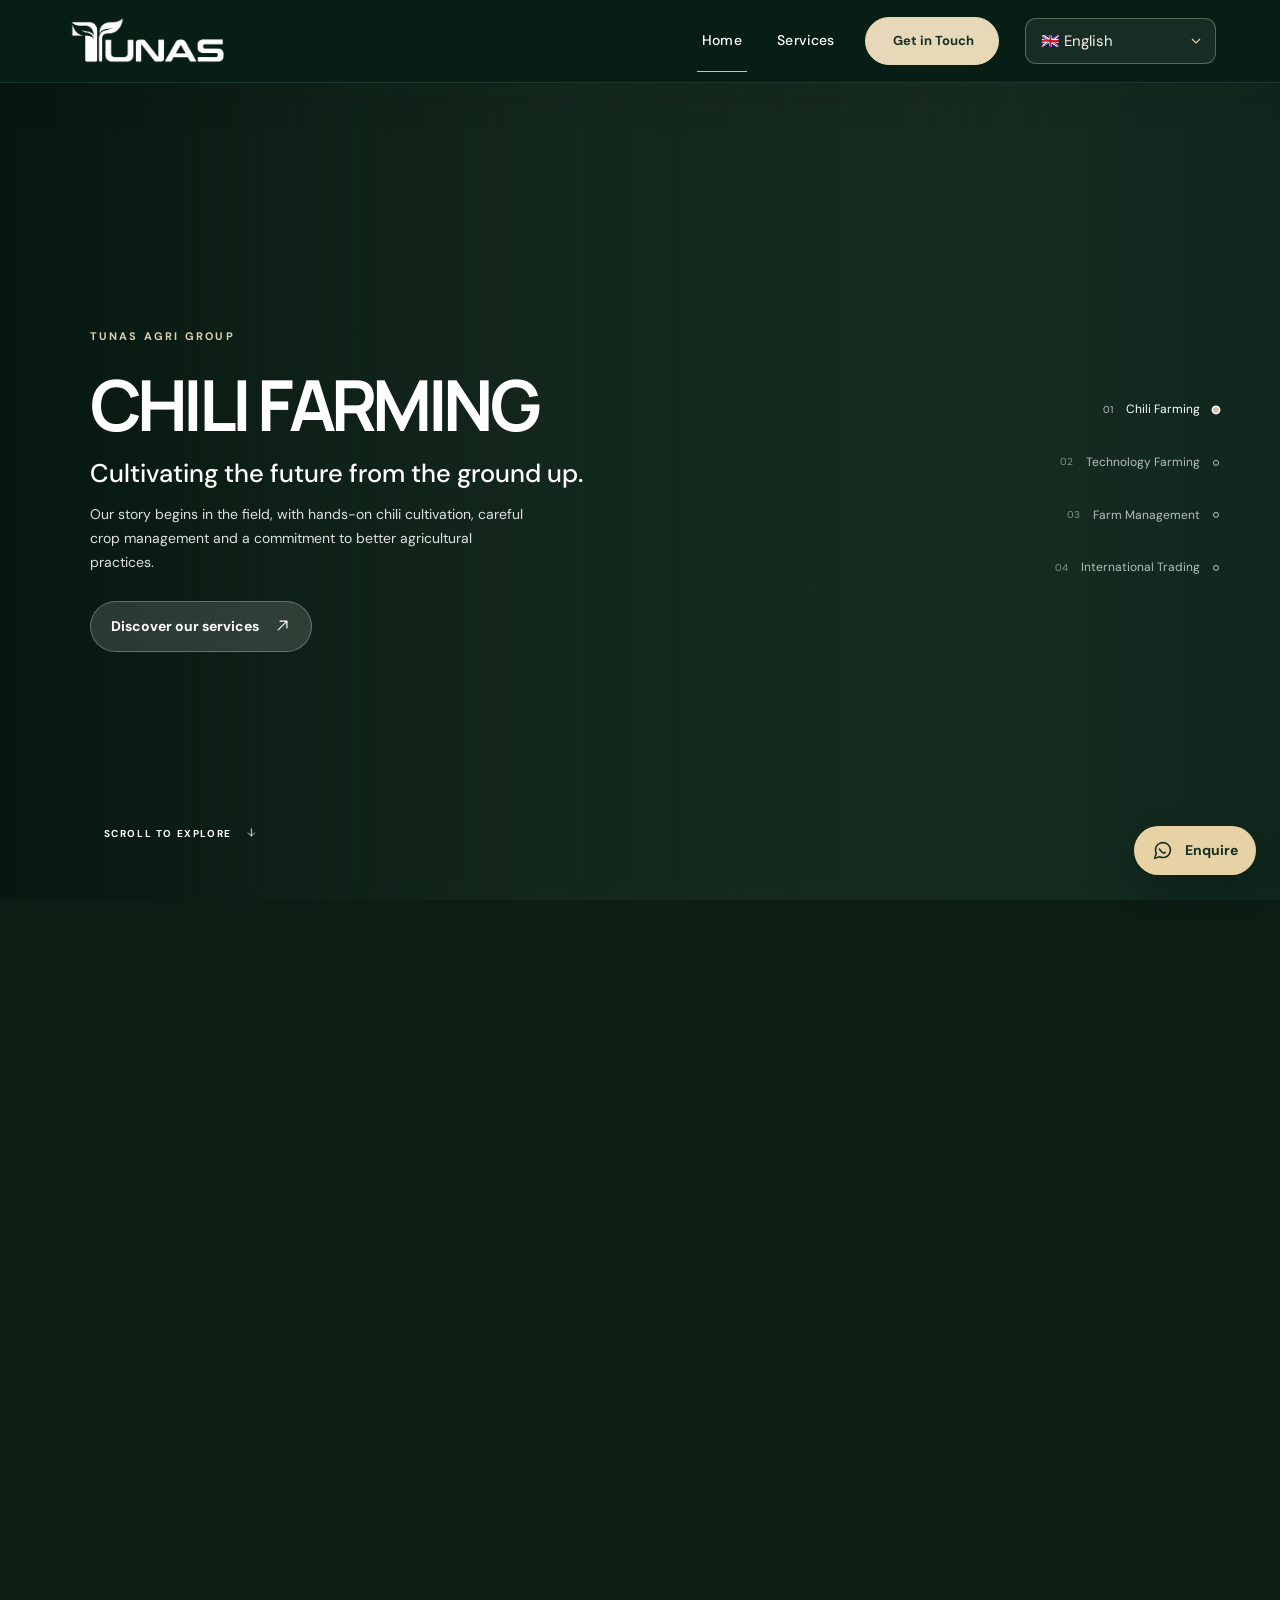
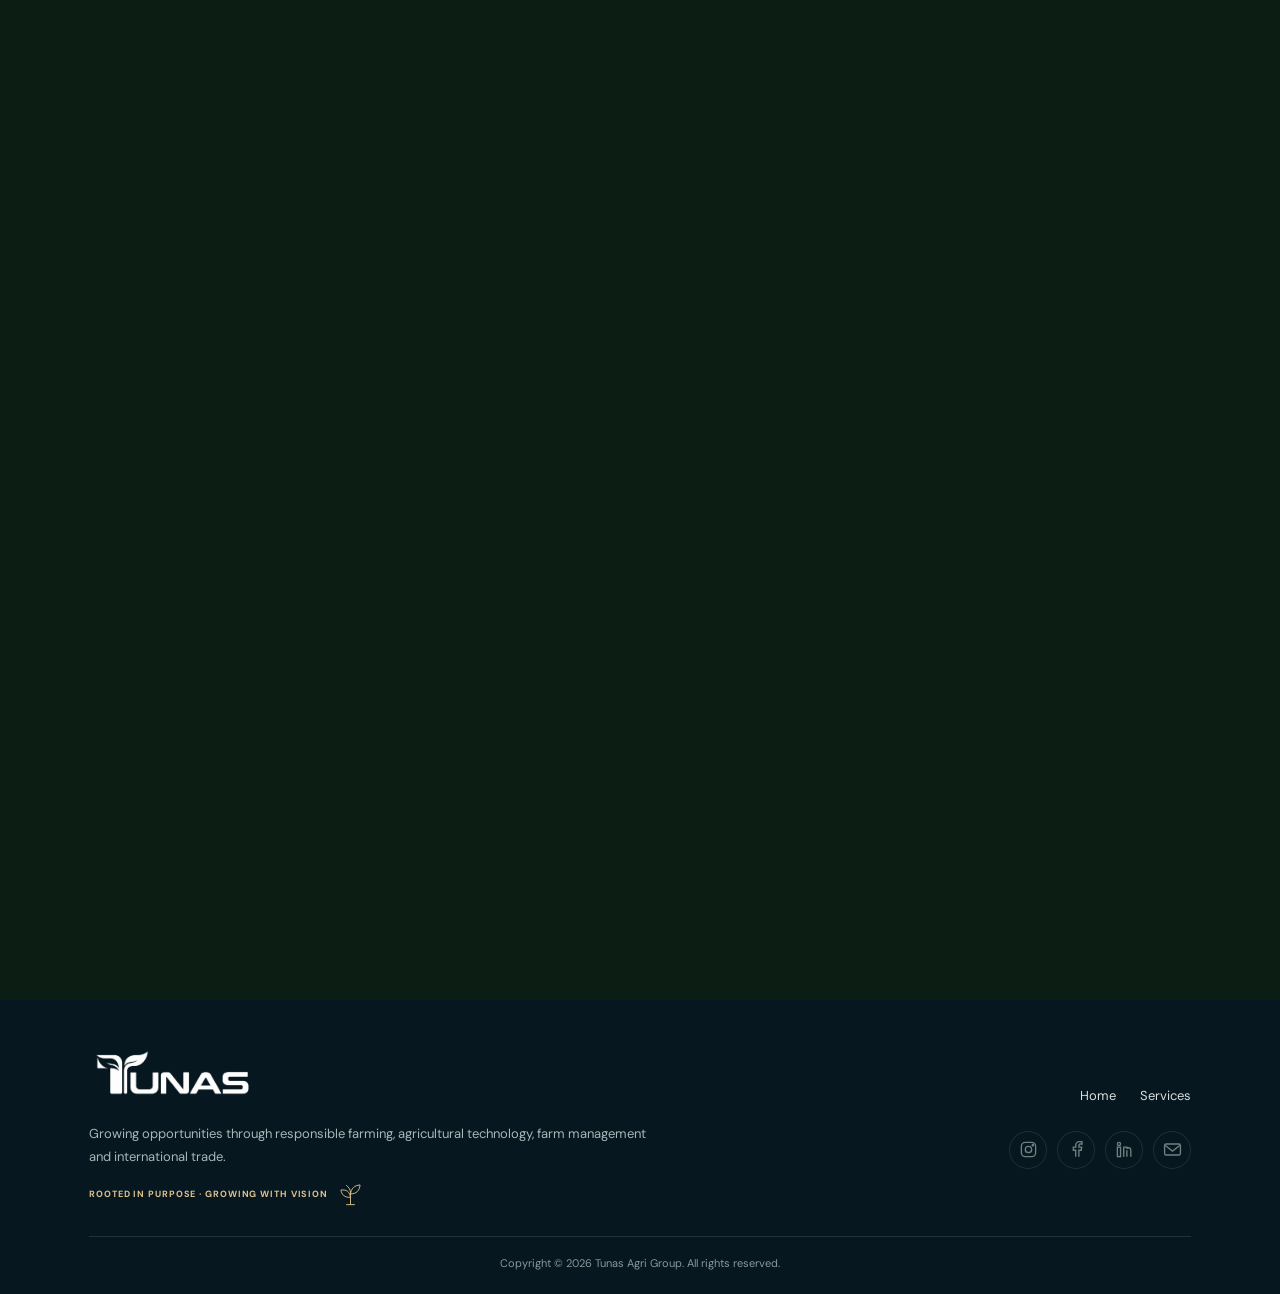
<file: index.html>
<!DOCTYPE html>

<html lang="en"><head><meta charset="utf-8"/><meta content="width=device-width,initial-scale=1,viewport-fit=cover" name="viewport"/><meta content="#16271d" name="theme-color"/><meta content="Explore chili farming, smart agricultural technology, farm management and international trading through an interactive visual journey." name="description"/><title>Our Journey | Tunas Agri Group</title><link href="assets/favicon.png" rel="icon" type="image/png"/><link href="assets/site.css" rel="stylesheet"/><link href="assets/refinement.css" rel="stylesheet"/><link href="assets/cta-single-line.css" rel="stylesheet"/><link href="assets/final-polish.css" rel="stylesheet"/><link rel="stylesheet" href="assets/menu-hero-fix.css"/></head><body class="home-page"><div aria-hidden="true" class="tunas-page-loader" id="tunasPageLoader"><div class="loader-center"><svg aria-hidden="true" class="loader-plant" viewbox="0 0 100 112"><path class="plant-earth" d="M27 100h46"></path><path class="plant-stem" d="M50 99V37"></path><path class="plant-leaf left" d="M50 74C25 75 18 61 17 47c20-2 31 8 33 27Z"></path><path class="plant-leaf right" d="M50 56c1-25 15-35 34-36-1 23-14 35-34 36Z"></path><path class="plant-vein" d="M50 73 26 56M50 56 75 31"></path></svg><img alt="" class="loader-white-logo" src="assets/tunas-logo-white.png"/><div class="loader-slogan">ROOTED IN PURPOSE · GROWING WITH VISION</div></div></div><div aria-hidden="true" class="menu-backdrop"></div><header class="site-header" id="siteHeader"><a aria-label="Tunas Agri Group home" class="brand" href="index.html"><img alt="TUNAS" src="assets/tunas-logo-white.png"/></a><div class="language-control desktop-language"><label class="sr-only" for="siteLanguage">Website language</label><select aria-label="Choose website language" id="siteLanguage"><option value="en">🇬🇧  English</option><option value="ms">🇲🇾  Bahasa Malaysia</option><option value="vi">🇻🇳  Tiếng Việt</option></select><svg aria-hidden="true" viewbox="0 0 24 24"><path d="m6 9 6 6 6-6"></path></svg></div><button aria-controls="primaryNav" aria-expanded="false" aria-label="Open menu" class="menu-toggle" type="button"><span class="burger-line"></span><span class="burger-line"></span><span class="burger-line"></span></button><nav aria-label="Main navigation" class="primary-nav" id="primaryNav"><div aria-hidden="true" class="drawer-heading">EXPLORE TUNAS</div><a class="active" href="index.html">Home</a><a class="" href="services/">Services</a><a class="nav-contact nav-contact-clean" href="contact/">Get in Touch</a><div aria-hidden="true" class="drawer-bottom">GROWING POSSIBILITIES · TOGETHER</div><div class="mobile-language"><label for="mobileSiteLanguage">Language / Bahasa / Ngôn ngữ</label><div class="mobile-language-field"><select aria-label="Mobile website language" id="mobileSiteLanguage"><option value="en">🇬🇧  English</option><option value="ms">🇲🇾  Bahasa Malaysia</option><option value="vi">🇻🇳  Tiếng Việt</option></select><span aria-hidden="true">⌄</span></div></div></nav></header><main class="home-main"><section aria-label="Our agricultural journey" class="story" id="story"><div class="story-fixed"><div class="story-images"><div class="story-shot" data-shot="0"><picture><source media="(max-width: 640px)" srcset="assets/mobile/mobile_01_1080x1920.webp" type="image/webp"/><img alt="Tunas Agri Group agricultural journey, scene 1" decoding="async" fetchpriority="high" src="assets/images/01.webp"/></picture></div><div class="story-shot" data-shot="1"><picture><source media="(max-width: 640px)" srcset="assets/mobile/mobile_02_1080x1920.webp" type="image/webp"/><img alt="Tunas Agri Group agricultural journey, scene 2" decoding="async" loading="lazy" src="assets/images/02.webp"/></picture></div><div class="story-shot" data-shot="2"><picture><source media="(max-width: 640px)" srcset="assets/mobile/mobile_03_1080x1920.webp" type="image/webp"/><img alt="Tunas Agri Group agricultural journey, scene 3" decoding="async" loading="lazy" src="assets/images/03.webp"/></picture></div><div class="story-shot" data-shot="3"><picture><source media="(max-width: 640px)" srcset="assets/mobile/mobile_04_1080x1920.webp" type="image/webp"/><img alt="Tunas Agri Group agricultural journey, scene 4" decoding="async" loading="lazy" src="assets/images/04.webp"/></picture></div><div class="story-shot" data-shot="4"><picture><source media="(max-width: 640px)" srcset="assets/mobile/mobile_05_1080x1920.webp" type="image/webp"/><img alt="Tunas Agri Group agricultural journey, scene 5" decoding="async" loading="lazy" src="assets/images/05.webp"/></picture></div><div class="story-shot" data-shot="5"><picture><source media="(max-width: 640px)" srcset="assets/mobile/mobile_06_1080x1920.webp" type="image/webp"/><img alt="Tunas Agri Group agricultural journey, scene 6" decoding="async" loading="lazy" src="assets/images/06.webp"/></picture></div><div class="story-shot" data-shot="6"><picture><source media="(max-width: 640px)" srcset="assets/mobile/mobile_07_1080x1920.webp" type="image/webp"/><img alt="Tunas Agri Group agricultural journey, scene 7" decoding="async" loading="lazy" src="assets/images/07.webp"/></picture></div><div class="story-shot" data-shot="7"><picture><source media="(max-width: 640px)" srcset="assets/mobile/mobile_08_1080x1920.webp" type="image/webp"/><img alt="Tunas Agri Group agricultural journey, scene 8" decoding="async" loading="lazy" src="assets/images/08.webp"/></picture></div><div class="story-shot" data-shot="8"><picture><source media="(max-width: 640px)" srcset="assets/mobile/mobile_09_1080x1920.webp" type="image/webp"/><img alt="Tunas Agri Group agricultural journey, scene 9" decoding="async" loading="lazy" src="assets/images/09.webp"/></picture></div><div class="story-shot" data-shot="9"><picture><source media="(max-width: 640px)" srcset="assets/mobile/mobile_10_1080x1920.webp" type="image/webp"/><img alt="Tunas Agri Group agricultural journey, scene 10" decoding="async" loading="lazy" src="assets/images/10.webp"/></picture></div><div class="story-shot" data-shot="10"><picture><source media="(max-width: 640px)" srcset="assets/mobile/mobile_11_1080x1920.webp" type="image/webp"/><img alt="Tunas Agri Group agricultural journey, scene 11" decoding="async" loading="lazy" src="assets/images/11.webp"/></picture></div></div><div class="story-tint"></div><div class="story-text"><div class="story-copy" data-chapter="0"><span class="story-eyebrow">TUNAS AGRI GROUP</span><h1>Chili Farming</h1><p class="story-lead">Cultivating the future from the ground up.</p><p class="story-description">Our story begins in the field, with hands-on chili cultivation, careful crop management and a commitment to better agricultural practices.</p><a class="text-action" href="services/#chili">Discover our services <span aria-hidden="true"><svg aria-hidden="true" class="ui-arrow" fill="none" stroke="currentColor" stroke-linecap="round" stroke-linejoin="round" stroke-width="1.8" viewbox="0 0 24 24"><path d="M5 19 19 5M8 5h11v11"></path></svg></span></a></div><div class="story-copy" data-chapter="1"><span class="story-eyebrow">TUNAS AGRI GROUP</span><h1>Technology Farming</h1><p class="story-lead">Progress powered by innovation.</p><p class="story-description">From solar energy and smart cultivation to aerial drones, ground automation and robotics, we connect practical farming with emerging technology.</p><a class="text-action" href="services/#technology">Discover our services <span aria-hidden="true"><svg aria-hidden="true" class="ui-arrow" fill="none" stroke="currentColor" stroke-linecap="round" stroke-linejoin="round" stroke-width="1.8" viewbox="0 0 24 24"><path d="M5 19 19 5M8 5h11v11"></path></svg></span></a></div><div class="story-copy" data-chapter="2"><span class="story-eyebrow">TUNAS AGRI GROUP</span><h1>Farm Management</h1><p class="story-lead">Working together, growing stronger.</p><p class="story-description">We bring technical knowledge and operational support closer to farm owners, helping shape productive and well-managed growing environments.</p><a class="text-action" href="services/#management">Discover our services <span aria-hidden="true"><svg aria-hidden="true" class="ui-arrow" fill="none" stroke="currentColor" stroke-linecap="round" stroke-linejoin="round" stroke-width="1.8" viewbox="0 0 24 24"><path d="M5 19 19 5M8 5h11v11"></path></svg></span></a></div><div class="story-copy" data-chapter="3"><span class="story-eyebrow">TUNAS AGRI GROUP</span><h1>International Trading</h1><p class="story-lead">From our fields to wider markets.</p><p class="story-description">From harvest handling and packing to logistics and international connections, our journey extends from Malaysia toward Vietnam and beyond.</p><a class="text-action" href="services/#trading">Discover our services <span aria-hidden="true"><svg aria-hidden="true" class="ui-arrow" fill="none" stroke="currentColor" stroke-linecap="round" stroke-linejoin="round" stroke-width="1.8" viewbox="0 0 24 24"><path d="M5 19 19 5M8 5h11v11"></path></svg></span></a></div></div><div aria-label="Journey chapters" class="story-side-nav"><button aria-label="View Chili Farming" data-go="0" type="button"><span class="nav-index">01</span><span class="nav-name">Chili Farming</span><span class="nav-dot"></span></button><button aria-label="View Technology Farming" data-go="1" type="button"><span class="nav-index">02</span><span class="nav-name">Technology Farming</span><span class="nav-dot"></span></button><button aria-label="View Farm Management" data-go="2" type="button"><span class="nav-index">03</span><span class="nav-name">Farm Management</span><span class="nav-dot"></span></button><button aria-label="View International Trading" data-go="3" type="button"><span class="nav-index">04</span><span class="nav-name">International Trading</span><span class="nav-dot"></span></button></div><div class="story-bottom"><span class="scroll-hint">SCROLL TO EXPLORE <span aria-hidden="true"><svg aria-hidden="true" class="ui-arrow" fill="none" stroke="currentColor" stroke-linecap="round" stroke-linejoin="round" stroke-width="1.8" viewbox="0 0 24 24"><path d="M12 4v16m-7-7 7 7 7-7"></path></svg></span></span><div class="story-progress"><div class="progress-line"><span></span></div></div></div></div></section></main><script defer="" src="assets/site.js"></script><footer class="site-footer premium-footer"><div class="premium-footer-inner"><div class="footer-content-grid"><div class="footer-brand-column"><a aria-label="Tunas Agri Group home" class="premium-footer-logo" href="index.html"><img alt="Tunas Agri Group" src="assets/tunas-logo-white.png"/></a><p class="premium-footer-description">Growing opportunities through responsible farming, agricultural technology, farm management and international trade.</p><p class="premium-footer-motto">ROOTED IN PURPOSE · GROWING WITH VISION<span aria-hidden="true" class="botanical-accent"><svg fill="none" stroke="currentColor" stroke-linecap="round" stroke-linejoin="round" stroke-width="1.7" viewbox="0 0 48 48"><path class="sprout-stem" d="M24 42V21c0-5-2-9-7-13"></path><path class="sprout-leaf" d="M24 29C12 30 8 23 7 16c10-1 16 3 17 13Z"></path><path class="sprout-leaf" d="M24 23c1-10 7-15 17-16-1 10-6 16-17 16Z"></path><path d="M17 42h14"></path></svg></span></p></div><div class="footer-links-column"><nav aria-label="Footer navigation" class="premium-footer-nav"><a href="index.html">Home</a><a href="services/">Services</a></nav><div class="footer-social-row"><div aria-label="Social links" class="footer-social"><span aria-label="Instagram (link to be configured)" class="unconfigured-social" title="Social profile link not configured"><svg aria-hidden="true" viewbox="0 0 24 24"><rect height="18" rx="5" width="18" x="3" y="3"></rect><circle cx="12" cy="12" r="4"></circle><circle cx="17.5" cy="6.5" fill="currentColor" r=".8"></circle></svg></span><span aria-label="Facebook (link to be configured)" class="unconfigured-social" title="Social profile link not configured"><svg aria-hidden="true" viewbox="0 0 24 24"><path d="M15 21v-8h3l.5-4H15V7c0-1.1.4-2 2-2h2V2.2A23 23 0 0 0 16 2c-3.2 0-5 1.9-5 5v2H8v4h3v8"></path></svg></span><span aria-label="Linkedin (link to be configured)" class="unconfigured-social" title="Social profile link not configured"><svg aria-hidden="true" viewbox="0 0 24 24"><rect height="12" width="4" x="3" y="9"></rect><circle cx="5" cy="5" r="2"></circle><path d="M11 21V9h4v2c.8-1.5 5-2.3 5 2v8M15 13v8"></path></svg></span><span aria-label="Mail" class="unconfigured-social" title="Mail"><svg aria-hidden="true" viewbox="0 0 24 24"><rect height="14" rx="2" width="20" x="2" y="5"></rect><path d="m3 7 9 7 9-7"></path></svg></span></div></div></div></div><div class="premium-footer-rule"></div><div class="premium-footer-copyright">Copyright © <span class="current-year">2026</span> Tunas Agri Group. All rights reserved.</div></div></footer><a aria-label="Contact Tunas Agri Group" class="floating-contact" href="contact/"><svg aria-hidden="true" fill="none" stroke="currentColor" stroke-linecap="round" stroke-linejoin="round" stroke-width="1.8" viewbox="0 0 24 24"><path d="M21 11.5a8.4 8.4 0 0 1-.9 3.8 8.5 8.5 0 0 1-7.6 4.7 8.4 8.4 0 0 1-3.8-.9L3 21l1.9-5.7a8.4 8.4 0 0 1-.9-3.8A8.5 8.5 0 0 1 8.7 3.9a8.4 8.4 0 0 1 3.8-.9h.5a8.5 8.5 0 0 1 8 8v.5Z"></path><path d="M8.5 10.5c1.1 2.1 2.9 3.8 5 4.6l1.6-1"></path></svg><span>Enquire</span></a><script defer="True" src="assets/language.js"></script><script defer="True" src="assets/refinement.js"></script><script defer="True" src="assets/final-polish.js"></script></body></html>
</file>
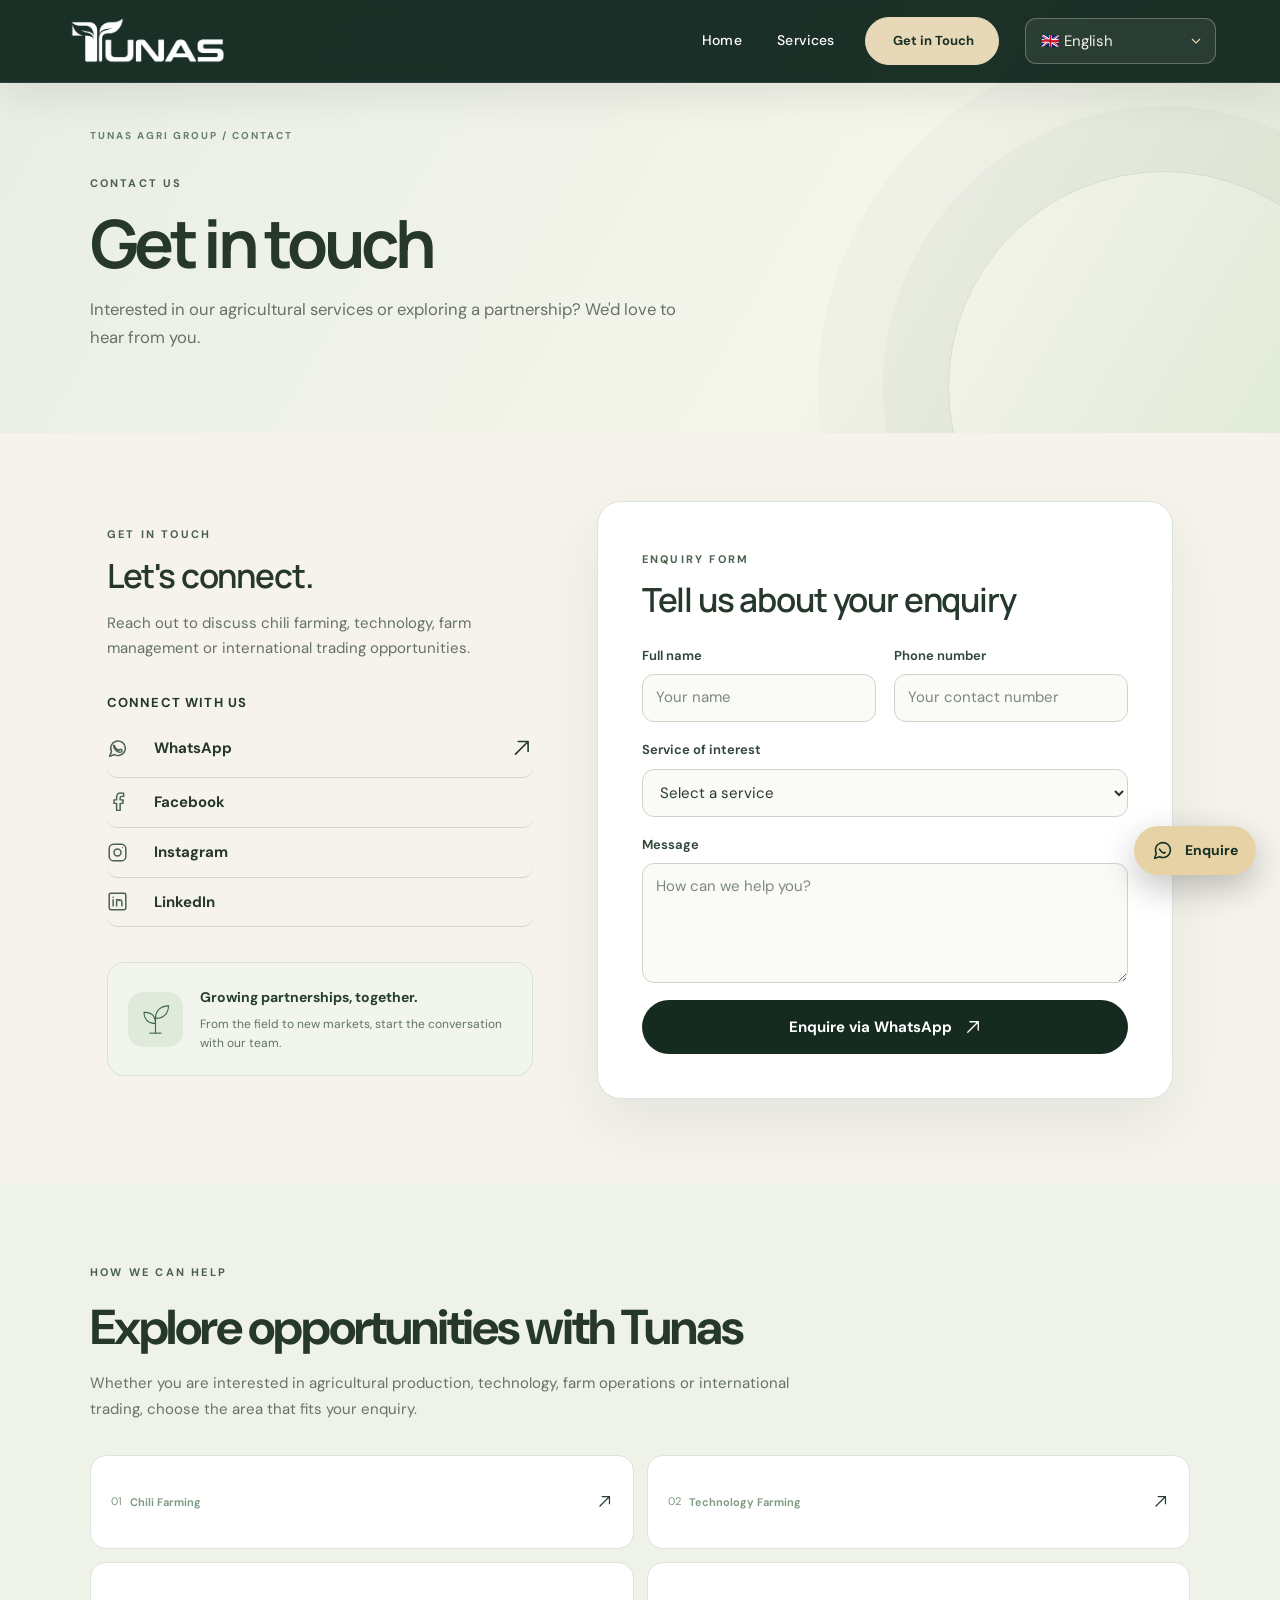
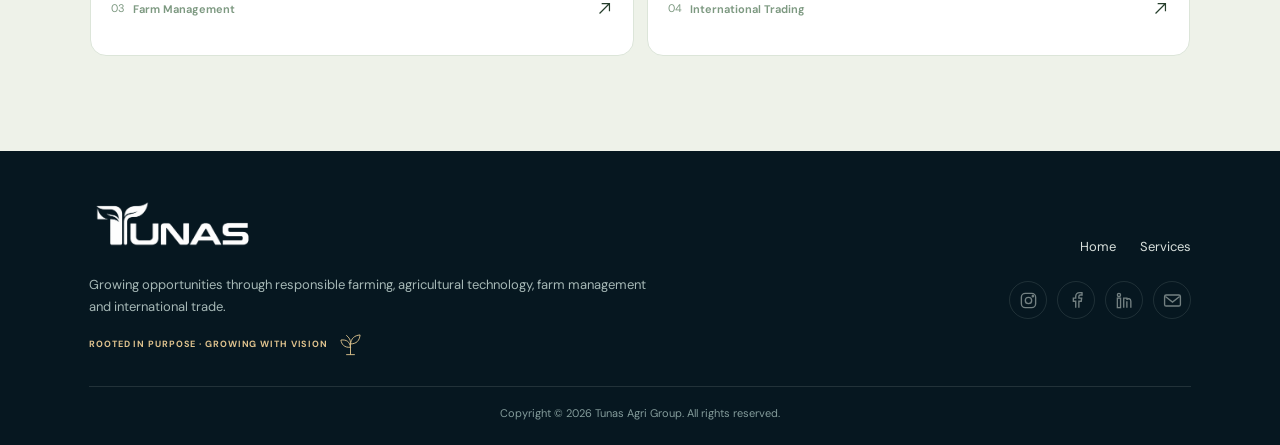
<file: contact/index.html>
<!DOCTYPE html>

<html lang="en"><head><meta charset="utf-8"/><meta content="width=device-width,initial-scale=1,viewport-fit=cover" name="viewport"/><meta content="#16271d" name="theme-color"/><meta content="Get in touch with Tunas Agri Group about farming, technology, farm management and trading." name="description"/><title>Contact Us | Tunas Agri Group</title><link href="../assets/favicon.png" rel="icon" type="image/png"/><link href="../assets/site.css" rel="stylesheet"/><link href="../assets/refinement.css" rel="stylesheet"/><link href="../assets/cta-single-line.css" rel="stylesheet"/><link href="../assets/final-polish.css" rel="stylesheet"/><link rel="stylesheet" href="../assets/menu-hero-fix.css"/></head><body class="inner-page"><div aria-hidden="true" class="tunas-page-loader" id="tunasPageLoader"><div class="loader-center"><svg aria-hidden="true" class="loader-plant" viewbox="0 0 100 112"><path class="plant-earth" d="M27 100h46"></path><path class="plant-stem" d="M50 99V37"></path><path class="plant-leaf left" d="M50 74C25 75 18 61 17 47c20-2 31 8 33 27Z"></path><path class="plant-leaf right" d="M50 56c1-25 15-35 34-36-1 23-14 35-34 36Z"></path><path class="plant-vein" d="M50 73 26 56M50 56 75 31"></path></svg><img alt="" class="loader-white-logo" src="../assets/tunas-logo-white.png"/><div class="loader-slogan">ROOTED IN PURPOSE · GROWING WITH VISION</div></div></div><div aria-hidden="true" class="menu-backdrop"></div><header class="site-header" id="siteHeader"><a aria-label="Tunas Agri Group home" class="brand" href="../index.html"><img alt="TUNAS" src="../assets/tunas-logo-white.png"/></a><div class="language-control desktop-language"><label class="sr-only" for="siteLanguage">Website language</label><select aria-label="Choose website language" id="siteLanguage"><option value="en">🇬🇧  English</option><option value="ms">🇲🇾  Bahasa Malaysia</option><option value="vi">🇻🇳  Tiếng Việt</option></select><svg aria-hidden="true" viewbox="0 0 24 24"><path d="m6 9 6 6 6-6"></path></svg></div><button aria-controls="primaryNav" aria-expanded="false" aria-label="Open menu" class="menu-toggle" type="button"><span class="burger-line"></span><span class="burger-line"></span><span class="burger-line"></span></button><nav aria-label="Main navigation" class="primary-nav" id="primaryNav"><div aria-hidden="true" class="drawer-heading">EXPLORE TUNAS</div><a class="" href="../index.html">Home</a><a class="" href="../services/">Services</a><a class="nav-contact nav-contact-clean" href="../contact/">Get in Touch</a><div aria-hidden="true" class="drawer-bottom">GROWING POSSIBILITIES · TOGETHER</div><div class="mobile-language"><label for="mobileSiteLanguage">Language / Bahasa / Ngôn ngữ</label><div class="mobile-language-field"><select aria-label="Mobile website language" id="mobileSiteLanguage"><option value="en">🇬🇧  English</option><option value="ms">🇲🇾  Bahasa Malaysia</option><option value="vi">🇻🇳  Tiếng Việt</option></select><span aria-hidden="true">⌄</span></div></div></nav></header><main><section class="contact-hero contact-hero-upgraded"><div class="contact-hero-number">TUNAS AGRI GROUP  /  CONTACT</div><span class="section-kicker">CONTACT US</span><h1>Get in touch</h1><p>Interested in our agricultural services or exploring a partnership? We'd love to hear from you.</p></section><section class="contact-layout"><div class="contact-info reveal"><span class="section-kicker">GET IN TOUCH</span><h2>Let's connect.</h2><p>Reach out to discuss chili farming, technology, farm management or international trading opportunities.</p><div class="contact-social"><h3>Connect with us</h3><a aria-label="Contact Tunas Agri Group via WhatsApp" class="social-row" href="https://api.whatsapp.com/send?text=Hello%20Tunas%20Agri%20Group%2C%20I%20would%20like%20to%20enquire%20about%20your%20services." rel="noopener noreferrer" target="_blank"><span class="social-icon"><svg aria-hidden="true" fill="none" height="21" stroke="currentColor" stroke-linecap="round" stroke-linejoin="round" stroke-width="1.7" viewbox="0 0 24 24" width="21"><path d="M21 11.5a8.4 8.4 0 0 1-12.4 7.4L3 21l2.1-5.4A8.4 8.4 0 1 1 21 11.5Z"></path><path d="M8.5 8.5c.5 3 2.2 4.7 5.2 5.5l1.3-1.2 2.2 1.1-.5 2c-4.6 1.5-9.4-3.4-9.2-7.4Z"></path></svg></span><span class="social-label">WhatsApp</span><span aria-hidden="true" class="social-arrow"><svg aria-hidden="true" class="ui-arrow" fill="none" stroke="currentColor" stroke-linecap="round" stroke-linejoin="round" stroke-width="1.8" viewbox="0 0 24 24"><path d="M5 19 19 5M8 5h11v11"></path></svg></span></a><div aria-label="Facebook social media" class="social-row social-display"><span class="social-icon"><svg aria-hidden="true" fill="none" height="21" stroke="currentColor" stroke-linecap="round" stroke-linejoin="round" stroke-width="1.7" viewbox="0 0 24 24" width="21"><path d="M15 21v-8h3l.5-4H15V7c0-1.2.4-2 2-2h2V1.5A24 24 0 0 0 16 1c-3 0-5 1.8-5 5v3H8v4h3v8Z"></path></svg></span><span class="social-label">Facebook</span></div><div aria-label="Instagram social media" class="social-row social-display"><span class="social-icon"><svg aria-hidden="true" fill="none" height="21" stroke="currentColor" stroke-linecap="round" stroke-linejoin="round" stroke-width="1.7" viewbox="0 0 24 24" width="21"><rect height="19" rx="5" width="19" x="2.5" y="2.5"></rect><circle cx="12" cy="12" r="4"></circle><circle cx="17.8" cy="6.3" fill="currentColor" r=".7" stroke="none"></circle></svg></span><span class="social-label">Instagram</span></div><div aria-label="LinkedIn social media" class="social-row social-display"><span class="social-icon"><svg aria-hidden="true" fill="none" height="21" stroke="currentColor" stroke-linecap="round" stroke-linejoin="round" stroke-width="1.7" viewbox="0 0 24 24" width="21"><rect height="19" rx="2" width="19" x="2.5" y="2.5"></rect><path d="M7 10v7M7 7v.1M11 17v-7h3v1c.7-1 3-1.5 3 2v4M11 13v-3"></path></svg></span><span class="social-label">LinkedIn</span></div></div><div class="contact-feature"><div class="contact-feature-icon"><svg fill="none" stroke="currentColor" stroke-width="2" viewbox="0 0 64 64"><path d="M32 57V26M32 39C17 40 11 29 11 19c15-1 21 8 21 20ZM32 30c0-15 10-23 24-23-1 15-9 23-24 23Z"></path><path d="M21 57h22"></path></svg></div><div><strong>Growing partnerships, together.</strong><p>From the field to new markets, start the conversation with our team.</p></div></div></div><div class="contact-form-wrap reveal"><span class="section-kicker">ENQUIRY FORM</span><h2>Tell us about your enquiry</h2><form id="enquiryForm"><div class="form-grid"><label>Full name<input autocomplete="name" name="name" placeholder="Your name" required="" type="text"/></label><label>Phone number<input autocomplete="tel" name="phone" placeholder="Your contact number" type="tel"/></label></div><label>Service of interest<select id="serviceSelect" name="service" required=""><option value="">Select a service</option><option value="Chili Farming">Chili Farming</option><option value="Technology Farming">Technology Farming</option><option value="Farm Management">Farm Management</option><option value="International Trading">International Trading</option><option value="General Enquiry">General Enquiry</option></select></label><label>Message<textarea name="message" placeholder="How can we help you?" required="" rows="4"></textarea></label><button class="form-submit" type="submit">Enquire via WhatsApp<span aria-hidden="true"><svg aria-hidden="true" class="ui-arrow" fill="none" stroke="currentColor" stroke-linecap="round" stroke-linejoin="round" stroke-width="1.8" viewbox="0 0 24 24"><path d="M5 19 19 5M8 5h11v11"></path></svg></span></button><p aria-live="polite" class="form-status" id="formStatus" role="status"></p></form></div></section><section class="contact-next-section"><div class="contact-next-inner"><span class="section-kicker">HOW WE CAN HELP</span><h2>Explore opportunities with Tunas</h2><p>Whether you are interested in agricultural production, technology, farm operations or international trading, choose the area that fits your enquiry.</p><div class="contact-next-grid"><a href="../services/#chili"><span>01</span><strong>Chili Farming</strong><svg fill="none" stroke="currentColor" stroke-width="1.7" viewbox="0 0 24 24"><path d="M5 19 19 5M8 5h11v11"></path></svg></a><a href="../services/#technology"><span>02</span><strong>Technology Farming</strong><svg fill="none" stroke="currentColor" stroke-width="1.7" viewbox="0 0 24 24"><path d="M5 19 19 5M8 5h11v11"></path></svg></a><a href="../services/#management"><span>03</span><strong>Farm Management</strong><svg fill="none" stroke="currentColor" stroke-width="1.7" viewbox="0 0 24 24"><path d="M5 19 19 5M8 5h11v11"></path></svg></a><a href="../services/#trading"><span>04</span><strong>International Trading</strong><svg fill="none" stroke="currentColor" stroke-width="1.7" viewbox="0 0 24 24"><path d="M5 19 19 5M8 5h11v11"></path></svg></a></div></div></section></main><footer class="site-footer premium-footer"><div class="premium-footer-inner"><div class="footer-content-grid"><div class="footer-brand-column"><a aria-label="Tunas Agri Group home" class="premium-footer-logo" href="../index.html"><img alt="Tunas Agri Group" src="../assets/tunas-logo-white.png"/></a><p class="premium-footer-description">Growing opportunities through responsible farming, agricultural technology, farm management and international trade.</p><p class="premium-footer-motto">ROOTED IN PURPOSE · GROWING WITH VISION<span aria-hidden="true" class="botanical-accent"><svg fill="none" stroke="currentColor" stroke-linecap="round" stroke-linejoin="round" stroke-width="1.7" viewbox="0 0 48 48"><path class="sprout-stem" d="M24 42V21c0-5-2-9-7-13"></path><path class="sprout-leaf" d="M24 29C12 30 8 23 7 16c10-1 16 3 17 13Z"></path><path class="sprout-leaf" d="M24 23c1-10 7-15 17-16-1 10-6 16-17 16Z"></path><path d="M17 42h14"></path></svg></span></p></div><div class="footer-links-column"><nav aria-label="Footer navigation" class="premium-footer-nav"><a href="../index.html">Home</a><a href="../services/">Services</a></nav><div class="footer-social-row"><div aria-label="Social links" class="footer-social"><span aria-label="Instagram (link to be configured)" class="unconfigured-social" title="Social profile link not configured"><svg aria-hidden="true" viewbox="0 0 24 24"><rect height="18" rx="5" width="18" x="3" y="3"></rect><circle cx="12" cy="12" r="4"></circle><circle cx="17.5" cy="6.5" fill="currentColor" r=".8"></circle></svg></span><span aria-label="Facebook (link to be configured)" class="unconfigured-social" title="Social profile link not configured"><svg aria-hidden="true" viewbox="0 0 24 24"><path d="M15 21v-8h3l.5-4H15V7c0-1.1.4-2 2-2h2V2.2A23 23 0 0 0 16 2c-3.2 0-5 1.9-5 5v2H8v4h3v8"></path></svg></span><span aria-label="Linkedin (link to be configured)" class="unconfigured-social" title="Social profile link not configured"><svg aria-hidden="true" viewbox="0 0 24 24"><rect height="12" width="4" x="3" y="9"></rect><circle cx="5" cy="5" r="2"></circle><path d="M11 21V9h4v2c.8-1.5 5-2.3 5 2v8M15 13v8"></path></svg></span><span aria-label="Mail" class="unconfigured-social" title="Mail"><svg aria-hidden="true" viewbox="0 0 24 24"><rect height="14" rx="2" width="20" x="2" y="5"></rect><path d="m3 7 9 7 9-7"></path></svg></span></div></div></div></div><div class="premium-footer-rule"></div><div class="premium-footer-copyright">Copyright © <span class="current-year">2026</span> Tunas Agri Group. All rights reserved.</div></div></footer><script defer="" src="../assets/site.js"></script><a aria-label="Contact Tunas Agri Group" class="floating-contact" href="../contact/"><svg aria-hidden="true" fill="none" stroke="currentColor" stroke-linecap="round" stroke-linejoin="round" stroke-width="1.8" viewbox="0 0 24 24"><path d="M21 11.5a8.4 8.4 0 0 1-.9 3.8 8.5 8.5 0 0 1-7.6 4.7 8.4 8.4 0 0 1-3.8-.9L3 21l1.9-5.7a8.4 8.4 0 0 1-.9-3.8A8.5 8.5 0 0 1 8.7 3.9a8.4 8.4 0 0 1 3.8-.9h.5a8.5 8.5 0 0 1 8 8v.5Z"></path><path d="M8.5 10.5c1.1 2.1 2.9 3.8 5 4.6l1.6-1"></path></svg><span>Enquire</span></a><script defer="True" src="../assets/language.js"></script><script defer="True" src="../assets/refinement.js"></script><script defer="True" src="../assets/final-polish.js"></script></body></html>
</file>
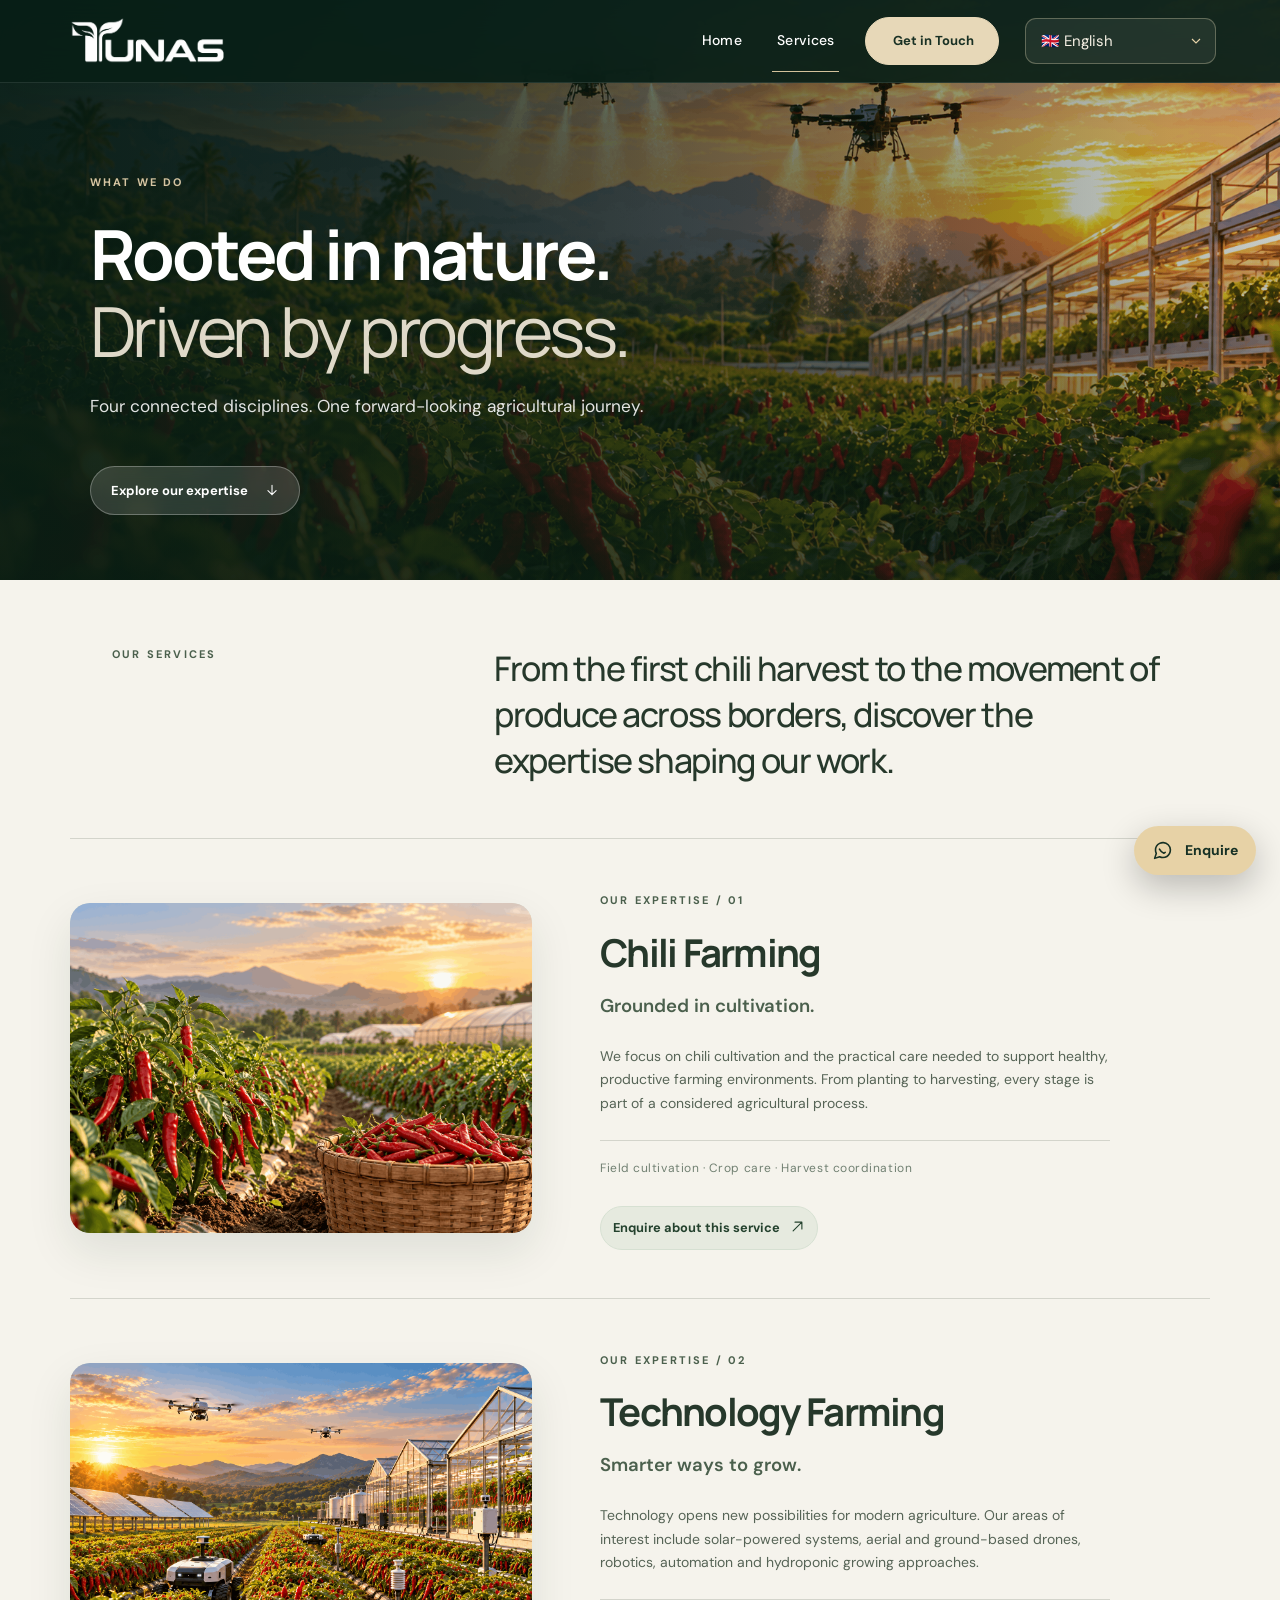
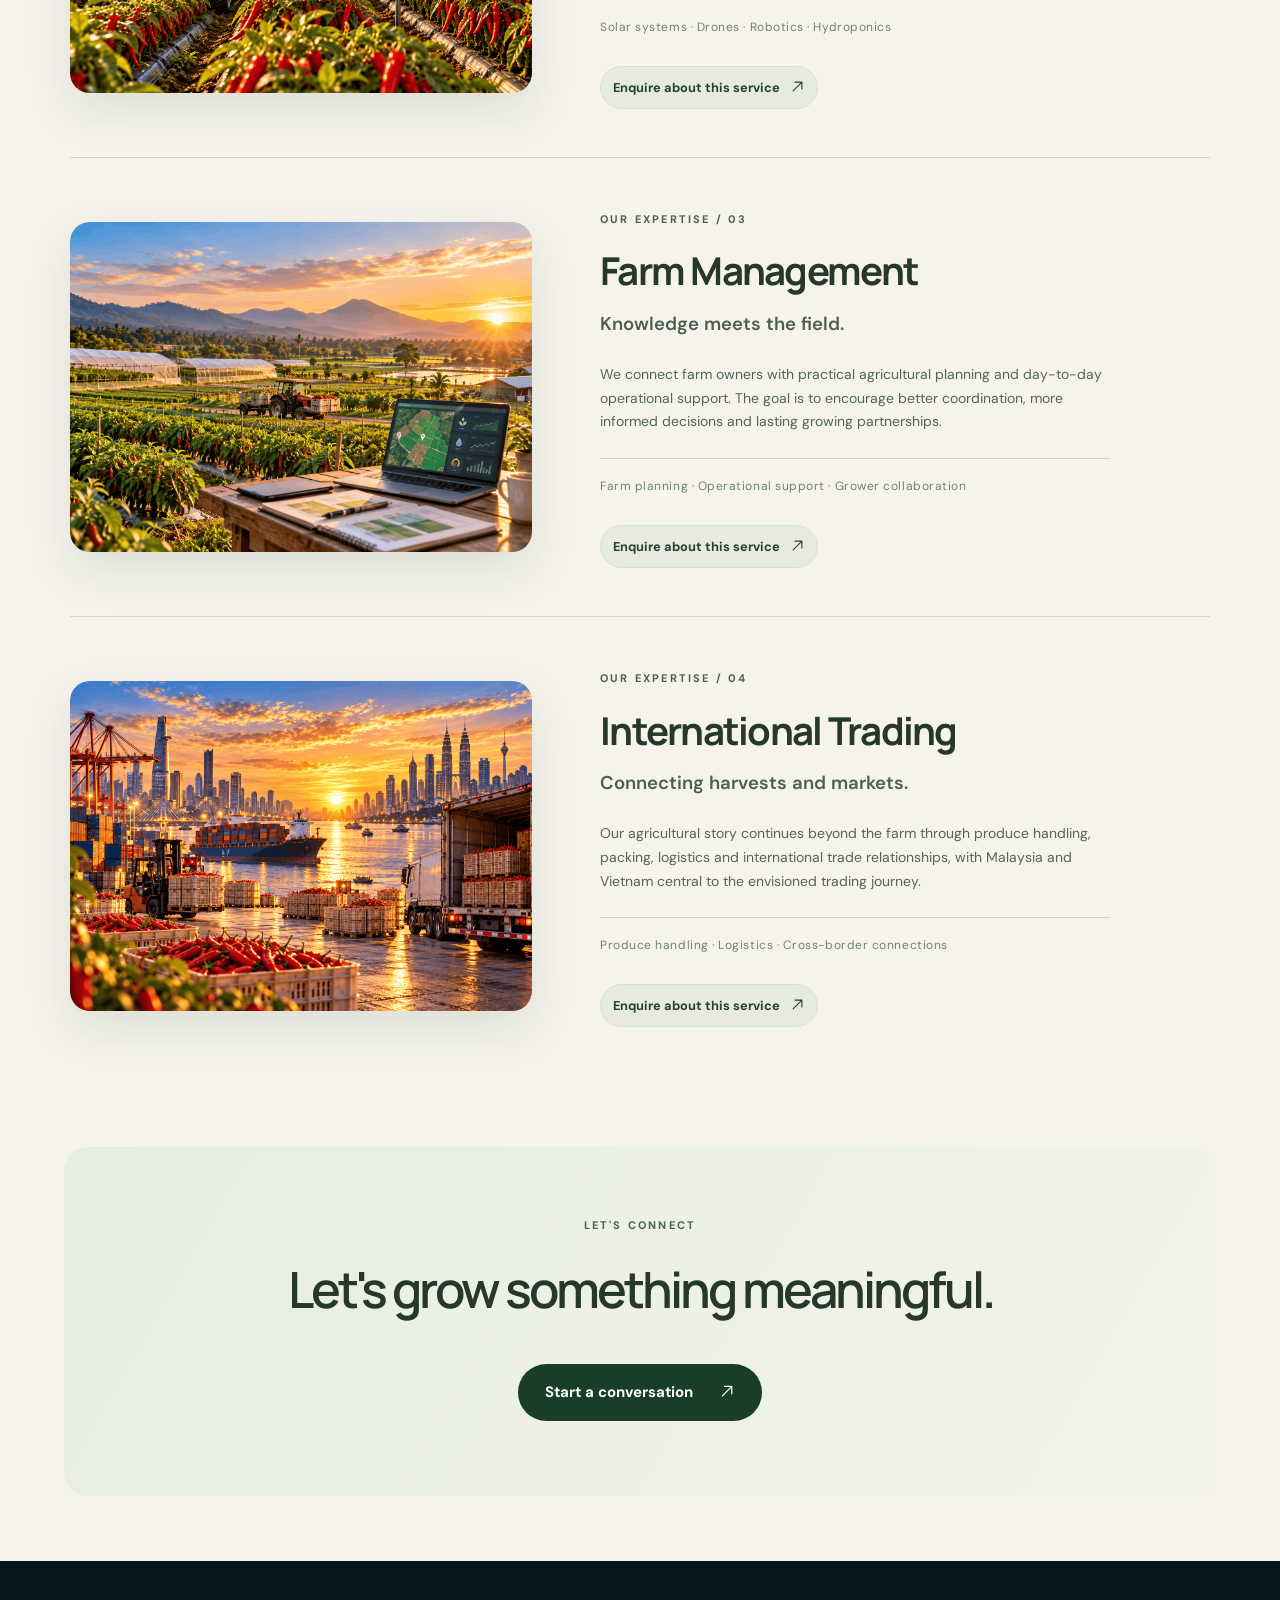
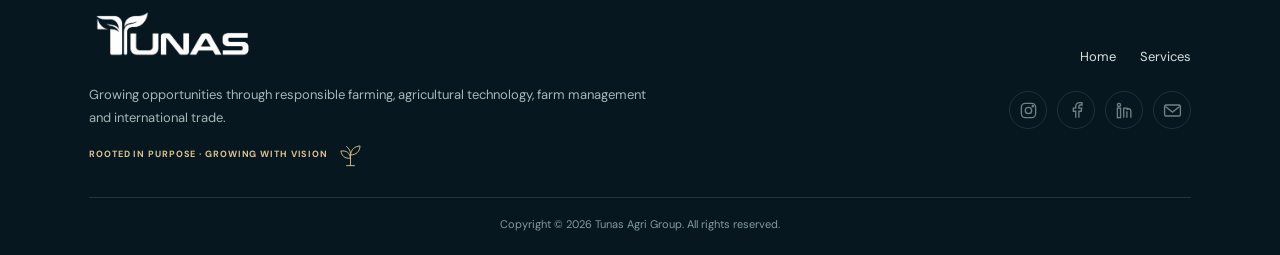
<file: services/index.html>
<!DOCTYPE html>

<html lang="en"><head><meta charset="utf-8"/><meta content="width=device-width,initial-scale=1,viewport-fit=cover" name="viewport"/><meta content="#16271d" name="theme-color"/><meta content="Explore Tunas Agri Group services: chili farming, technology farming, farm management and international trading." name="description"/><title>Our Services | Tunas Agri Group</title><link href="../assets/favicon.png" rel="icon" type="image/png"/><link href="../assets/site.css" rel="stylesheet"/><link href="../assets/refinement.css" rel="stylesheet"/><link href="../assets/cta-single-line.css" rel="stylesheet"/><link href="../assets/final-polish.css" rel="stylesheet"/><link href="../assets/menu-hero-fix.css" rel="stylesheet"/><style>
/* Services hero: independent desktop and mobile banners */
.services-hero{position:relative;isolation:isolate;overflow:hidden}
.services-hero .hero-backdrop{position:absolute;inset:0;background-position:center center;background-size:cover;background-repeat:no-repeat;z-index:-2}
.services-hero .services-hero-mobile{display:none}
.services-hero::before{content:"";position:absolute;inset:0;z-index:-1;pointer-events:none;background:linear-gradient(90deg,rgba(8,29,20,.72) 0%,rgba(8,29,20,.32) 55%,rgba(8,29,20,.08) 100%)}
.services-hero .hero-content{position:relative;z-index:1}
@media(max-width:767px){
.services-hero .services-hero-desktop{display:none}
.services-hero .services-hero-mobile{display:block;background-position:center center}
.services-hero::before{background:linear-gradient(90deg,rgba(8,29,20,.70),rgba(8,29,20,.28)),linear-gradient(0deg,rgba(8,29,20,.35),transparent 60%)}
}
</style></head><body class="inner-page"><div aria-hidden="true" class="tunas-page-loader" id="tunasPageLoader"><div class="loader-center"><svg aria-hidden="true" class="loader-plant" viewbox="0 0 100 112"><path class="plant-earth" d="M27 100h46"></path><path class="plant-stem" d="M50 99V37"></path><path class="plant-leaf left" d="M50 74C25 75 18 61 17 47c20-2 31 8 33 27Z"></path><path class="plant-leaf right" d="M50 56c1-25 15-35 34-36-1 23-14 35-34 36Z"></path><path class="plant-vein" d="M50 73 26 56M50 56 75 31"></path></svg><img alt="" class="loader-white-logo" src="../assets/tunas-logo-white.png"/><div class="loader-slogan">ROOTED IN PURPOSE · GROWING WITH VISION</div></div></div><div aria-hidden="true" class="menu-backdrop"></div><header class="site-header" id="siteHeader"><a aria-label="Tunas Agri Group home" class="brand" href="../index.html"><img alt="TUNAS" src="../assets/tunas-logo-white.png"/></a><div class="language-control desktop-language"><label class="sr-only" for="siteLanguage">Website language</label><select aria-label="Choose website language" id="siteLanguage"><option value="en">🇬🇧  English</option><option value="ms">🇲🇾  Bahasa Malaysia</option><option value="vi">🇻🇳  Tiếng Việt</option></select><svg aria-hidden="true" viewbox="0 0 24 24"><path d="m6 9 6 6 6-6"></path></svg></div><button aria-controls="primaryNav" aria-expanded="false" aria-label="Open menu" class="menu-toggle" type="button"><span class="burger-line"></span><span class="burger-line"></span><span class="burger-line"></span></button><nav aria-label="Main navigation" class="primary-nav" id="primaryNav"><div aria-hidden="true" class="drawer-heading">EXPLORE TUNAS</div><a class="" href="../index.html">Home</a><a class="active" href="../services/">Services</a><a class="nav-contact nav-contact-clean" href="../contact/">Get in Touch</a><div aria-hidden="true" class="drawer-bottom">GROWING POSSIBILITIES · TOGETHER</div><div class="mobile-language"><label for="mobileSiteLanguage">Language / Bahasa / Ngôn ngữ</label><div class="mobile-language-field"><select aria-label="Mobile website language" id="mobileSiteLanguage"><option value="en">🇬🇧  English</option><option value="ms">🇲🇾  Bahasa Malaysia</option><option value="vi">🇻🇳  Tiếng Việt</option></select><span aria-hidden="true">⌄</span></div></div></nav></header><main><section class="inner-hero services-hero"><div class="hero-backdrop services-hero-desktop" style="background-image:url('../assets/service-hero-banner.webp')"></div><div class="hero-backdrop services-hero-mobile" style="background-image:url('../assets/service-hero-banner-mobile.webp')"></div><div class="hero-content"><span class="section-kicker">WHAT WE DO</span><h1>Rooted in nature.<br/><em>Driven by progress.</em></h1><p>Four connected disciplines. One forward-looking agricultural journey.</p><a class="hero-scroll" href="#chili">Explore our expertise <span aria-hidden="true"><svg aria-hidden="true" class="ui-arrow" fill="none" stroke="currentColor" stroke-linecap="round" stroke-linejoin="round" stroke-width="1.8" viewbox="0 0 24 24"><path d="M12 4v16m-7-7 7 7 7-7"></path></svg></span></a></div></section><section class="service-intro"><span class="section-kicker">OUR SERVICES</span><p>From the first chili harvest to the movement of produce across borders, discover the expertise shaping our work.</p></section><section class="editorial-list"><article class="service-editorial reveal" id="chili"><div class="service-visual"><picture><source media="(max-width: 767px)" srcset="../assets/service-chili-farming-mobile.webp"/><img alt="Chili Farming at Tunas Agri Group" loading="lazy" src="../assets/service-chili-farming.webp"/></picture><span class="visual-number"></span></div><div class="service-detail"><span class="section-kicker">OUR EXPERTISE   /   01</span><h2>Chili Farming</h2><p class="service-tagline">Grounded in cultivation.</p><p class="service-paragraph">We focus on chili cultivation and the practical care needed to support healthy, productive farming environments. From planting to harvesting, every stage is part of a considered agricultural process.</p><p class="service-capabilities">Field cultivation · Crop care · Harvest coordination</p><a class="text-action dark" href="../contact/?service=chili">Enquire about this service <span aria-hidden="true"><svg aria-hidden="true" class="ui-arrow" fill="none" stroke="currentColor" stroke-linecap="round" stroke-linejoin="round" stroke-width="1.8" viewbox="0 0 24 24"><path d="M5 19 19 5M8 5h11v11"></path></svg></span></a></div></article><article class="service-editorial reveal" id="technology"><div class="service-visual"><picture><source media="(max-width: 767px)" srcset="../assets/service-technology-farming-mobile.webp"/><img alt="Technology Farming at Tunas Agri Group" loading="lazy" src="../assets/service-technology-farming.webp"/></picture><span class="visual-number"></span></div><div class="service-detail"><span class="section-kicker">OUR EXPERTISE   /   02</span><h2>Technology Farming</h2><p class="service-tagline">Smarter ways to grow.</p><p class="service-paragraph">Technology opens new possibilities for modern agriculture. Our areas of interest include solar-powered systems, aerial and ground-based drones, robotics, automation and hydroponic growing approaches.</p><p class="service-capabilities">Solar systems · Drones · Robotics · Hydroponics</p><a class="text-action dark" href="../contact/?service=technology">Enquire about this service <span aria-hidden="true"><svg aria-hidden="true" class="ui-arrow" fill="none" stroke="currentColor" stroke-linecap="round" stroke-linejoin="round" stroke-width="1.8" viewbox="0 0 24 24"><path d="M5 19 19 5M8 5h11v11"></path></svg></span></a></div></article><article class="service-editorial reveal" id="management"><div class="service-visual"><picture><source media="(max-width: 767px)" srcset="../assets/service-farm-management-mobile.webp"/><img alt="Farm Management at Tunas Agri Group" loading="lazy" src="../assets/service-farm-management.webp"/></picture><span class="visual-number"></span></div><div class="service-detail"><span class="section-kicker">OUR EXPERTISE   /   03</span><h2>Farm Management</h2><p class="service-tagline">Knowledge meets the field.</p><p class="service-paragraph">We connect farm owners with practical agricultural planning and day-to-day operational support. The goal is to encourage better coordination, more informed decisions and lasting growing partnerships.</p><p class="service-capabilities">Farm planning · Operational support · Grower collaboration</p><a class="text-action dark" href="../contact/?service=management">Enquire about this service <span aria-hidden="true"><svg aria-hidden="true" class="ui-arrow" fill="none" stroke="currentColor" stroke-linecap="round" stroke-linejoin="round" stroke-width="1.8" viewbox="0 0 24 24"><path d="M5 19 19 5M8 5h11v11"></path></svg></span></a></div></article><article class="service-editorial reveal" id="trading"><div class="service-visual"><picture><source media="(max-width: 767px)" srcset="../assets/service-international-trading-mobile.webp"/><img alt="International Trading at Tunas Agri Group" loading="lazy" src="../assets/service-international-trading.webp"/></picture><span class="visual-number"></span></div><div class="service-detail"><span class="section-kicker">OUR EXPERTISE   /   04</span><h2>International Trading</h2><p class="service-tagline">Connecting harvests and markets.</p><p class="service-paragraph">Our agricultural story continues beyond the farm through produce handling, packing, logistics and international trade relationships, with Malaysia and Vietnam central to the envisioned trading journey.</p><p class="service-capabilities">Produce handling · Logistics · Cross-border connections</p><a class="text-action dark" href="../contact/?service=trading">Enquire about this service <span aria-hidden="true"><svg aria-hidden="true" class="ui-arrow" fill="none" stroke="currentColor" stroke-linecap="round" stroke-linejoin="round" stroke-width="1.8" viewbox="0 0 24 24"><path d="M5 19 19 5M8 5h11v11"></path></svg></span></a></div></article></section><section class="contact-invitation reveal"><span class="section-kicker">LET'S CONNECT</span><h2>Let's grow something meaningful.</h2><a class="invitation-link" href="../contact/">Start a conversation <span aria-hidden="true"><svg aria-hidden="true" class="ui-arrow" fill="none" stroke="currentColor" stroke-linecap="round" stroke-linejoin="round" stroke-width="1.8" viewbox="0 0 24 24"><path d="M5 19 19 5M8 5h11v11"></path></svg></span></a></section></main><footer class="site-footer premium-footer"><div class="premium-footer-inner"><div class="footer-content-grid"><div class="footer-brand-column"><a aria-label="Tunas Agri Group home" class="premium-footer-logo" href="../index.html"><img alt="Tunas Agri Group" src="../assets/tunas-logo-white.png"/></a><p class="premium-footer-description">Growing opportunities through responsible farming, agricultural technology, farm management and international trade.</p><p class="premium-footer-motto">ROOTED IN PURPOSE · GROWING WITH VISION<span aria-hidden="true" class="botanical-accent"><svg fill="none" stroke="currentColor" stroke-linecap="round" stroke-linejoin="round" stroke-width="1.7" viewbox="0 0 48 48"><path class="sprout-stem" d="M24 42V21c0-5-2-9-7-13"></path><path class="sprout-leaf" d="M24 29C12 30 8 23 7 16c10-1 16 3 17 13Z"></path><path class="sprout-leaf" d="M24 23c1-10 7-15 17-16-1 10-6 16-17 16Z"></path><path d="M17 42h14"></path></svg></span></p></div><div class="footer-links-column"><nav aria-label="Footer navigation" class="premium-footer-nav"><a href="../index.html">Home</a><a href="../services/">Services</a></nav><div class="footer-social-row"><div aria-label="Social links" class="footer-social"><span aria-label="Instagram (link to be configured)" class="unconfigured-social" title="Social profile link not configured"><svg aria-hidden="true" viewbox="0 0 24 24"><rect height="18" rx="5" width="18" x="3" y="3"></rect><circle cx="12" cy="12" r="4"></circle><circle cx="17.5" cy="6.5" fill="currentColor" r=".8"></circle></svg></span><span aria-label="Facebook (link to be configured)" class="unconfigured-social" title="Social profile link not configured"><svg aria-hidden="true" viewbox="0 0 24 24"><path d="M15 21v-8h3l.5-4H15V7c0-1.1.4-2 2-2h2V2.2A23 23 0 0 0 16 2c-3.2 0-5 1.9-5 5v2H8v4h3v8"></path></svg></span><span aria-label="Linkedin (link to be configured)" class="unconfigured-social" title="Social profile link not configured"><svg aria-hidden="true" viewbox="0 0 24 24"><rect height="12" width="4" x="3" y="9"></rect><circle cx="5" cy="5" r="2"></circle><path d="M11 21V9h4v2c.8-1.5 5-2.3 5 2v8M15 13v8"></path></svg></span><span aria-label="Mail" class="unconfigured-social" title="Mail"><svg aria-hidden="true" viewbox="0 0 24 24"><rect height="14" rx="2" width="20" x="2" y="5"></rect><path d="m3 7 9 7 9-7"></path></svg></span></div></div></div></div><div class="premium-footer-rule"></div><div class="premium-footer-copyright">Copyright © <span class="current-year">2026</span> Tunas Agri Group. All rights reserved.</div></div></footer><script defer="" src="../assets/site.js"></script><a aria-label="Contact Tunas Agri Group" class="floating-contact" href="../contact/"><svg aria-hidden="true" fill="none" stroke="currentColor" stroke-linecap="round" stroke-linejoin="round" stroke-width="1.8" viewbox="0 0 24 24"><path d="M21 11.5a8.4 8.4 0 0 1-.9 3.8 8.5 8.5 0 0 1-7.6 4.7 8.4 8.4 0 0 1-3.8-.9L3 21l1.9-5.7a8.4 8.4 0 0 1-.9-3.8A8.5 8.5 0 0 1 8.7 3.9a8.4 8.4 0 0 1 3.8-.9h.5a8.5 8.5 0 0 1 8 8v.5Z"></path><path d="M8.5 10.5c1.1 2.1 2.9 3.8 5 4.6l1.6-1"></path></svg><span>Enquire</span></a><script defer="True" src="../assets/language.js"></script><script defer="True" src="../assets/refinement.js"></script><script defer="True" src="../assets/final-polish.js"></script></body></html>
</file>
<file: assets/site.css>
@import url('https://fonts.googleapis.com/css2?family=DM+Sans:wght@400;500;600;700&family=Manrope:wght@400;500;600;700;800&display=swap');
:root{--forest:#162b20;--deep:#0d1e16;--sage:#4b604d;--cream:#f5f3ec;--ink:#26382b;--gold:#b39b6b;--white:#fff;--line:rgba(42,61,45,.17)}*{box-sizing:border-box}html{scroll-behavior:smooth}body{margin:0;background:var(--cream);color:var(--ink);font-family:'DM Sans',Arial,sans-serif;-webkit-font-smoothing:antialiased}button,input,textarea,select{font:inherit}button,a{-webkit-tap-highlight-color:transparent}a{text-decoration:none;color:inherit}button{cursor:pointer}img{max-width:100%}::selection{background:#b5c8a4;color:#0d1e16}
.site-header{position:fixed;top:0;left:0;right:0;height:83px;display:flex;align-items:center;justify-content:space-between;padding:0 clamp(22px,5.5vw,100px);z-index:80;background:rgba(15,30,22,.76);backdrop-filter:blur(17px);-webkit-backdrop-filter:blur(17px);border-bottom:1px solid rgba(255,255,255,.09);transition:background .3s,height .3s}.site-header.scrolled{background:rgba(15,30,22,.95);height:70px}.brand{display:flex;align-items:center;width:165px;flex-shrink:0}.brand img{width:100%;height:58px;object-fit:contain;object-position:left center;filter:brightness(0) invert(1)}.primary-nav{display:flex;align-items:center;gap:clamp(18px,2.5vw,42px);color:white}.primary-nav>a{font-size:13px;font-weight:600;position:relative;transition:color .2s}.primary-nav>a:not(.nav-contact):after{content:'';position:absolute;bottom:-9px;left:0;width:0;height:1px;background:#d3c29b;transition:width .25s}.primary-nav>a:not(.nav-contact):hover:after,.primary-nav>a.active:not(.nav-contact):after{width:100%}.primary-nav>a:hover{color:#dfd5ba}.primary-nav .nav-contact{border:1px solid rgba(255,255,255,.55);padding:13px 19px;border-radius:2px;white-space:nowrap}.nav-contact span{margin-left:12px}.primary-nav .nav-contact:hover{background:#e9e6da;color:var(--forest)}.menu-toggle{display:none;background:none;border:0;width:40px;height:40px;position:relative}.menu-toggle span{display:block;position:absolute;width:23px;height:1.5px;background:#fff;left:8px;transition:transform .25s,top .25s}.menu-toggle span:first-child{top:15px}.menu-toggle span:last-child{top:24px}
.home-page{background:#0b1b13}.home-main{min-height:100vh}.story{height:1000vh;position:relative}.story-fixed{position:sticky;top:0;height:100svh;min-height:560px;overflow:hidden;background:#11261b}.story-images,.story-shot,.story-tint{position:absolute;inset:0}.story-shot{opacity:0;will-change:opacity;pointer-events:none}.story-shot:first-child{opacity:1}.story-shot img{width:100%;height:100%;object-fit:cover;object-position:center;display:block}.story-tint{background:linear-gradient(90deg,rgba(7,20,13,.77) 0%,rgba(7,20,13,.38) 34%,rgba(7,20,13,.03) 78%),linear-gradient(0deg,rgba(7,20,13,.45),transparent 25%,transparent 75%,rgba(7,20,13,.15));pointer-events:none}.story-text{position:absolute;left:clamp(25px,7vw,126px);top:50%;transform:translateY(-45%);width:min(540px,60vw);height:340px;z-index:2}.story-copy{position:absolute;inset:0;display:flex;flex-direction:column;align-items:flex-start;justify-content:center;opacity:0;transform:translateY(22px);pointer-events:none;transition:opacity .48s ease,transform .6s cubic-bezier(.2,.75,.2,1)}.story-copy.active{opacity:1;transform:translateY(0);pointer-events:auto}.story-eyebrow,.section-kicker{font-size:11px;letter-spacing:.2em;font-weight:700;text-transform:uppercase}.story-eyebrow{color:#d9d1b4}.story-copy h1{font:700 clamp(44px,5.5vw,90px)/.98 'Manrope',sans-serif;letter-spacing:-.065em;color:white;margin:24px 0 18px;text-transform:uppercase}.story-lead{color:#fff;font-size:clamp(18px,2vw,26px);line-height:1.35;margin:0 0 12px;font-weight:500}.story-description{color:rgba(255,255,255,.87);line-height:1.7;font-size:14px;max-width:440px;margin:0 0 26px}.text-action{display:inline-flex;align-items:center;gap:20px;padding-bottom:9px;border-bottom:1px solid rgba(255,255,255,.7);color:white;font-weight:700;font-size:13px;transition:gap .25s,color .25s}.text-action:hover{gap:29px;color:#d4c6a5}.text-action.dark{color:var(--ink);border-color:var(--sage)}.story-side-nav{position:absolute;right:clamp(25px,4.8vw,95px);top:50%;transform:translateY(-50%);z-index:3;display:flex;flex-direction:column;gap:25px}.story-side-nav button{background:none;border:0;color:rgba(255,255,255,.7);display:flex;align-items:center;gap:13px;font-size:12px;text-align:right;justify-content:flex-end;padding:4px 0;transition:color .25s}.story-side-nav button.active{color:white}.nav-index{font-size:10px;opacity:.7}.nav-dot{width:6px;height:6px;border:1px solid currentColor;border-radius:50%;transition:background .25s,transform .25s}.story-side-nav button.active .nav-dot{background:#d4c6a5;transform:scale(1.5)}.story-bottom{position:absolute;bottom:clamp(27px,5vw,58px);left:clamp(25px,7vw,126px);right:clamp(25px,7vw,126px);display:flex;justify-content:space-between;align-items:center;z-index:4;color:white}.scroll-hint{font-size:10px;letter-spacing:.16em;font-weight:700}.scroll-hint span{display:inline-block;margin-left:14px;animation:bob 2s infinite}.story-progress{display:flex;align-items:center;gap:20px}.progress-line{height:2px;width:130px;background:rgba(255,255,255,.35)}.progress-line span{display:block;width:0;height:100%;background:#d5c59d}.frame-number{font-size:11px;letter-spacing:.1em;font-variant-numeric:tabular-nums}@keyframes bob{50%{transform:translateY(6px)}}
.inner-page{background:var(--cream)}.inner-hero{position:relative;min-height:min(680px,88svh);display:flex;align-items:flex-end;padding:160px clamp(26px,7vw,130px) 92px;color:#fff;overflow:hidden;background:var(--deep)}.hero-backdrop{position:absolute;inset:0;background-size:cover;background-position:center;transform:scale(1.03);animation:hero-in 1.8s ease both}.hero-backdrop:after{content:'';position:absolute;inset:0;background:linear-gradient(90deg,rgba(10,28,17,.78),rgba(10,28,17,.14) 90%),linear-gradient(0deg,rgba(10,28,17,.55),transparent 60%)}@keyframes hero-in{from{transform:scale(1.09)}to{transform:scale(1.03)}}.hero-content{position:relative;z-index:2;max-width:850px}.hero-content .section-kicker{color:#d6c5a2}.hero-content h1{font:700 clamp(43px,6.3vw,98px)/1.09 'Manrope',sans-serif;letter-spacing:-.065em;margin:22px 0 23px}.hero-content h1 em{font-style:normal;font-weight:400;color:#dfd9c9}.hero-content>p{font-size:clamp(16px,1.7vw,21px);line-height:1.6;max-width:580px;color:rgba(255,255,255,.88)}.hero-scroll{display:inline-flex;gap:25px;align-items:center;margin-top:28px;font-weight:700;font-size:13px;border-bottom:1px solid rgba(255,255,255,.65);padding-bottom:10px}.hero-scroll span{transition:transform .2s}.hero-scroll:hover span{transform:translateY(5px)}.service-intro{max-width:1120px;margin:auto;padding:110px 32px 90px;display:grid;grid-template-columns:1fr 2fr;gap:70px;align-items:start}.section-kicker{color:var(--sage)}.service-intro p{font:500 clamp(24px,3.2vw,43px)/1.36 'Manrope',sans-serif;letter-spacing:-.04em;margin:0;max-width:800px}.editorial-list{max-width:1360px;margin:auto;padding:0 clamp(25px,5.5vw,95px) 100px}.service-editorial{display:grid;grid-template-columns:1.08fr .92fr;align-items:center;gap:clamp(35px,7vw,115px);padding:72px 0;border-top:1px solid var(--line);scroll-margin-top:92px}.service-editorial:nth-child(even) .service-visual{order:2}.service-visual{position:relative;overflow:hidden;background:#d8dfd1;aspect-ratio:1.24}.service-visual img{width:100%;height:100%;object-fit:cover;display:block;transition:transform 1s cubic-bezier(.2,.7,.2,1)}.service-editorial:hover .service-visual img{transform:scale(1.045)}.visual-number{position:absolute;bottom:22px;left:23px;color:white;font-size:12px;letter-spacing:.13em;font-weight:700;text-shadow:0 1px 12px #111}.service-detail{max-width:510px}.service-detail h2{font:700 clamp(32px,4vw,59px)/1.09 'Manrope',sans-serif;letter-spacing:-.058em;margin:20px 0 17px}.service-tagline{font-size:20px;color:var(--sage);font-weight:600;margin:0 0 23px}.service-paragraph{font-size:16px;line-height:1.9;color:#566456;margin:0 0 24px}.service-capabilities{font-size:12px;line-height:1.8;letter-spacing:.045em;color:#718072;border-top:1px solid var(--line);padding-top:17px;margin-bottom:28px}.reveal{opacity:0;transform:translateY(24px);transition:opacity .8s ease,transform .8s ease}.reveal.in-view{opacity:1;transform:none}.contact-invitation{text-align:center;padding:105px 24px 120px;background:#e9ebe1}.contact-invitation h2{font:600 clamp(32px,5vw,65px)/1.15 'Manrope',sans-serif;letter-spacing:-.06em;margin:24px 0 34px}.invitation-link{display:inline-flex;gap:26px;align-items:center;border-bottom:1px solid var(--forest);padding-bottom:11px;font-weight:700}.invitation-link:hover{color:#64795f}
.contact-hero{padding:170px clamp(26px,7vw,130px) 88px;background:#e9ece4}.contact-hero h1{font:700 clamp(46px,7vw,94px)/1.1 'Manrope',sans-serif;letter-spacing:-.065em;margin:18px 0 25px;max-width:950px}.dot-accent{color:#9d9e6f}.contact-hero p{max-width:620px;line-height:1.8;font-size:18px;color:#667267}.contact-layout{max-width:1340px;margin:auto;display:grid;grid-template-columns:1fr 1.1fr;gap:clamp(55px,9vw,160px);padding:110px clamp(25px,6vw,110px) 150px}.contact-info h2,.contact-form-wrap h2{font:600 clamp(32px,3.3vw,48px)/1.15 'Manrope',sans-serif;letter-spacing:-.055em;margin:20px 0 20px}.contact-info>p{line-height:1.85;color:#657166;max-width:430px}.contact-social{margin-top:55px}.contact-social h3{font-size:13px;letter-spacing:.09em;text-transform:uppercase;margin-bottom:16px}.social-row{display:flex;align-items:center;gap:17px;padding:17px 0;border-bottom:1px solid var(--line)}.social-icon{width:30px;display:flex;align-items:center;color:var(--sage)}.social-label{font-size:15px;font-weight:700}.social-pending{margin-left:auto;font-size:11px;color:#8b9389}.contact-note{font-size:12px!important;margin-top:23px;color:#8b9389!important}.contact-form-wrap label{display:flex;flex-direction:column;gap:11px;font-size:12px;font-weight:700;letter-spacing:.035em;margin:0 0 25px}.form-grid{display:grid;grid-template-columns:1fr 1fr;gap:22px}.contact-form-wrap input,.contact-form-wrap select,.contact-form-wrap textarea{width:100%;border:0;border-bottom:1px solid #c5cfc2;border-radius:0;padding:14px 2px 15px;background:transparent;outline:none;font-size:15px;font-weight:400;color:var(--ink);resize:vertical;transition:border-color .2s}.contact-form-wrap input:focus,.contact-form-wrap select:focus,.contact-form-wrap textarea:focus{border-bottom:2px solid var(--sage)}.form-submit{background:var(--forest);color:white;border:0;padding:18px 25px;display:inline-flex;gap:36px;align-items:center;font-size:13px;font-weight:700;transition:background .2s,transform .2s}.form-submit:hover{background:#435b45;transform:translateY(-2px)}.form-note,.form-status{font-size:12px;line-height:1.6;color:#849082;max-width:470px}.form-status{color:#52694f}.site-footer{background:var(--deep);color:#f2f1e8;padding:70px clamp(25px,6vw,110px) 22px}.footer-inner{max-width:1340px;margin:auto;display:flex;justify-content:space-between;gap:60px;padding-bottom:75px}.footer-intro{max-width:320px}.footer-brand img{width:180px;filter:brightness(0) invert(1)}.footer-intro p{font-size:14px;line-height:1.8;color:#b8c0b7}.footer-links{display:flex;gap:clamp(50px,9vw,150px)}.footer-links>div{display:flex;flex-direction:column;gap:15px}.footer-heading{font-size:11px;color:#9fae9e;text-transform:uppercase;letter-spacing:.16em;margin-bottom:12px}.footer-links a{font-size:13px;color:#e2e5dd;transition:color .2s}.footer-links a:hover{color:#d6c59c}.footer-bottom{border-top:1px solid rgba(255,255,255,.13);max-width:1340px;margin:auto;padding-top:24px;display:flex;justify-content:space-between;align-items:center;font-size:11px;color:#a9b3a8}.back-top{background:none;border:0;color:#d9ded3;font-size:12px}.back-top span{margin-left:10px}
@media(max-width:900px){.site-header{height:72px;padding:0 23px}.site-header.scrolled{height:68px}.brand{width:138px}.brand img{height:55px}.menu-toggle{display:block;z-index:90}.menu-toggle[aria-expanded=true] span:first-child{top:20px;transform:rotate(45deg)}.menu-toggle[aria-expanded=true] span:last-child{top:20px;transform:rotate(-45deg)}.primary-nav{position:fixed;top:0;left:0;right:0;height:100svh;background:#14281d;display:flex;flex-direction:column;justify-content:center;align-items:center;gap:28px;opacity:0;visibility:hidden;transform:translateY(-12px);transition:opacity .25s,transform .25s,visibility .25s}.primary-nav.open{opacity:1;visibility:visible;transform:none}.primary-nav>a{font-size:22px}.primary-nav .nav-contact{font-size:14px;margin-top:15px}.story-side-nav{right:23px;gap:22px}.story-side-nav .nav-name,.story-side-nav .nav-index{display:none}.story-text{left:26px;width:calc(100% - 85px)}.story-copy h1{font-size:clamp(43px,8vw,67px)}.service-intro{grid-template-columns:1fr;gap:22px;padding:80px 26px 60px}.service-editorial{gap:40px}.contact-layout{gap:50px;padding:80px 26px 110px}}
@media(max-width:640px){.story{height:850vh}.story-fixed{min-height:0}.story-shot img{object-fit:contain;object-position:center 27%;width:100%;height:68%;position:absolute;top:5%;left:0}.story-tint{background:linear-gradient(0deg,#0c2016 0%,rgba(12,32,22,.98) 13%,rgba(12,32,22,.72) 29%,transparent 59%),linear-gradient(180deg,rgba(8,24,16,.22),transparent 28%)}.story-text{top:auto;bottom:83px;transform:none;height:265px;left:24px;width:calc(100% - 62px)}.story-copy{justify-content:flex-end}.story-copy h1{font-size:clamp(36px,9.3vw,54px);margin:11px 0 10px;line-height:1.02}.story-eyebrow{font-size:9px}.story-lead{font-size:16px;margin-bottom:7px}.story-description{font-size:12px;line-height:1.6;max-width:370px;margin-bottom:15px}.text-action{font-size:12px;padding-bottom:6px}.story-side-nav{right:16px;top:40%;gap:18px}.story-bottom{left:24px;right:24px;bottom:25px}.story-progress{gap:9px}.progress-line{width:68px}.scroll-hint{font-size:9px}.inner-hero{min-height:610px;padding:130px 26px 60px}.hero-content h1{font-size:clamp(40px,11vw,62px)}.hero-content>p{font-size:16px}.service-intro{padding:65px 25px 45px}.service-intro p{font-size:25px}.editorial-list{padding:0 24px 65px}.service-editorial{display:flex;flex-direction:column;align-items:stretch;gap:25px;padding:44px 0}.service-editorial:nth-child(even) .service-visual{order:0}.service-visual{aspect-ratio:1.27}.service-detail h2{font-size:34px;margin:14px 0}.service-tagline{font-size:17px;margin-bottom:14px}.service-paragraph{font-size:14px;line-height:1.85}.service-capabilities{font-size:11px}.contact-invitation{padding:75px 25px 85px}.contact-invitation h2{font-size:36px}.contact-hero{padding:138px 25px 65px}.contact-hero h1{font-size:48px}.contact-hero p{font-size:16px}.contact-layout{display:flex;flex-direction:column;gap:65px;padding:70px 25px 100px}.contact-social{margin-top:35px}.form-grid{grid-template-columns:1fr;gap:0}.social-pending{font-size:10px}.site-footer{padding:55px 25px 22px}.footer-inner{flex-direction:column;gap:45px;padding-bottom:55px}.footer-links{gap:35px;justify-content:space-between}.footer-bottom{gap:15px;line-height:1.6}.footer-bottom span{max-width:220px}}
@media(max-width:390px){.story-text{height:285px;bottom:67px}.story-copy h1{font-size:36px}.story-description{font-size:11.5px}.story-shot img{height:65%;top:2%}}@media(prefers-reduced-motion:reduce){*,*:before,*:after{animation-duration:.01ms!important;transition-duration:.01ms!important;scroll-behavior:auto!important}.reveal{opacity:1;transform:none}}
/* v4: comfortable typography and tighter editorial spacing */
:root{--reading-width:1120px}
html{scroll-behavior:smooth}
body{font-size:15px;line-height:1.65}
.inner-hero{min-height:min(580px,77svh);padding-top:130px;padding-bottom:65px}
.hero-content h1{font-size:clamp(40px,5.4vw,76px);line-height:1.11;letter-spacing:-.05em}
.hero-content>p{font-size:clamp(15px,1.35vw,18px)}
.service-intro{padding-top:65px;padding-bottom:55px;gap:45px}
.service-intro p{font-size:clamp(21px,2.65vw,34px)}
.editorial-list{padding-bottom:48px}
.service-editorial{padding:48px 0;gap:clamp(28px,5vw,78px)}
.service-detail h2{font-size:clamp(29px,3.2vw,47px);letter-spacing:-.045em}
.service-tagline{font-size:clamp(16px,1.45vw,19px)}
.service-paragraph{font-size:15px;line-height:1.75}
.service-capabilities{line-height:1.7}
.contact-invitation{padding:65px 24px 75px}
.contact-invitation h2{font-size:clamp(29px,4vw,50px)}
.contact-hero{padding-top:128px;padding-bottom:48px}
.contact-hero h1{font-size:clamp(39px,5.2vw,68px);margin:12px 0 12px}
.contact-hero p{font-size:clamp(15px,1.3vw,17px);line-height:1.65}
.contact-layout{max-width:1240px;gap:clamp(38px,5vw,78px);padding-top:58px;padding-bottom:80px;align-items:start}
.contact-info h2,.contact-form-wrap h2{font-size:clamp(27px,2.6vw,37px);margin:12px 0 14px;letter-spacing:-.035em}
.contact-info>p{line-height:1.7;font-size:15px}
.contact-social{margin-top:32px}
.social-row{padding:12px 0}
.contact-note{margin-top:17px}
.contact-form-wrap label{font-size:13px;gap:6px;margin-bottom:17px;letter-spacing:0}
.form-grid{gap:18px}
.contact-form-wrap input,.contact-form-wrap select,.contact-form-wrap textarea{font-size:15px;line-height:1.45;padding:10px 1px 11px;min-height:45px}
.contact-form-wrap textarea{min-height:112px;max-height:240px}
.form-submit{font-size:14px;gap:20px;padding:14px 21px;min-height:48px}
.form-note{font-size:12px;max-width:480px;line-height:1.55;margin-top:12px}
.site-footer{padding-top:50px;padding-bottom:22px}
.footer-inner{padding-bottom:35px;gap:45px}
.footer-links>div{gap:11px}
.footer-bottom{justify-content:flex-start;padding-top:20px}
@media(max-width:900px){.contact-layout{padding:54px 25px 70px;gap:42px}.service-intro{padding:55px 25px 40px}.service-editorial{padding:40px 0}}
@media(max-width:640px){body{font-size:14px}.inner-hero{min-height:490px;padding:112px 24px 48px}.hero-content h1{font-size:clamp(36px,9vw,49px)}.hero-content>p{font-size:15px}.service-intro{padding:42px 23px 32px;gap:12px}.service-intro p{font-size:22px;line-height:1.4}.editorial-list{padding:0 23px 35px}.service-editorial{padding:31px 0;gap:18px}.service-detail h2{font-size:30px;margin:12px 0}.service-tagline{font-size:16px;margin-bottom:12px}.service-paragraph{font-size:14px;line-height:1.7;margin-bottom:17px}.service-capabilities{margin-bottom:19px}.contact-invitation{padding:48px 24px 58px}.contact-invitation h2{font-size:30px}.contact-hero{padding:109px 24px 34px}.contact-hero h1{font-size:clamp(35px,9vw,44px)}.contact-hero p{font-size:15px}.contact-layout{padding:38px 24px 62px;gap:38px}.contact-info h2,.contact-form-wrap h2{font-size:29px}.contact-social{margin-top:23px}.contact-form-wrap label{margin-bottom:15px}.form-grid{gap:0}.contact-form-wrap textarea{min-height:106px}.site-footer{padding:42px 24px 20px}.footer-inner{gap:30px;padding-bottom:28px}.footer-links{gap:25px}.footer-bottom{font-size:11px}}
@media(prefers-reduced-motion:reduce){html{scroll-behavior:auto}}

/* WhatsApp-first contact page: compact, professional form */
.contact-layout{grid-template-columns:minmax(0,.85fr) minmax(0,1.15fr);gap:clamp(32px,5vw,80px);align-items:start}
.contact-form-wrap{background:#e9ede5;padding:clamp(22px,3vw,38px);border:1px solid #dbe2d6}
.contact-form-wrap h2{font-size:clamp(25px,2.6vw,36px);line-height:1.18;margin:10px 0 25px}
.contact-form-wrap label{font-size:13px;color:#32483b;font-weight:650;gap:8px;margin-bottom:17px}
.contact-form-wrap input,.contact-form-wrap select,.contact-form-wrap textarea{border:1px solid #cbd6c8;background:#fafbf7;border-radius:6px;padding:12px 13px;min-height:48px;font-size:15px;transition:border-color .2s,box-shadow .2s}
.contact-form-wrap textarea{min-height:120px;resize:vertical}
.contact-form-wrap input:focus,.contact-form-wrap select:focus,.contact-form-wrap textarea:focus{border:1px solid #376a47;box-shadow:0 0 0 3px rgba(55,106,71,.12)}
.contact-form-wrap input::placeholder,.contact-form-wrap textarea::placeholder{color:#7d897e}
.form-submit{width:100%;justify-content:space-between;border-radius:6px;min-height:53px;font-size:14px;gap:15px;padding:15px 19px}
.form-submit:focus-visible,.social-row:focus-visible{outline:3px solid #6f9c7d;outline-offset:3px}
.contact-social{margin-top:30px}.contact-social h3{margin-bottom:7px}.social-row{color:var(--ink);text-decoration:none;transition:color .2s,transform .2s}
.social-row:hover{color:#3d7650;transform:translateX(3px)}.social-arrow{margin-left:auto;font-size:20px}
.form-status:empty{display:none}
@media(max-width:900px){.contact-layout{grid-template-columns:1fr}.contact-form-wrap{max-width:750px}}
@media(max-width:640px){.contact-form-wrap{padding:20px 17px}.contact-form-wrap h2{font-size:27px;margin-bottom:19px}.contact-form-wrap label{margin-bottom:14px}.contact-form-wrap input,.contact-form-wrap select,.contact-form-wrap textarea{font-size:16px}.form-grid{grid-template-columns:1fr}}

/* Separate, optimized portrait story frames for mobile; desktop remains unchanged. */
@media(max-width:640px){
.story-shot picture{display:block;position:absolute;inset:0;width:100%;height:100%}
.story-shot picture img{position:absolute;inset:0;top:0;left:0;width:100%;height:100%;object-fit:cover;object-position:center center}
.story-tint{background:linear-gradient(0deg,rgba(7,20,13,.96) 0%,rgba(7,20,13,.84) 17%,rgba(7,20,13,.44) 36%,transparent 66%),linear-gradient(180deg,rgba(8,24,16,.25),transparent 25%)}
}
@media(max-width:390px){.story-shot picture img{height:100%;top:0}}

/* Consistent vector arrows on all screen sizes */
.ui-arrow{display:inline-block;width:1.08em;height:1.08em;vertical-align:-.16em;flex-shrink:0;stroke:currentColor;fill:none}
.nav-contact .ui-arrow,.text-action .ui-arrow,.hero-scroll .ui-arrow,.back-top .ui-arrow{margin-left:.35em}
/* Refined mobile right-side navigation drawer */
@media(max-width:900px){
 body.menu-open{overflow:hidden}
 body.menu-open::before{content:"";position:fixed;inset:0;background:rgba(4,18,12,.62);backdrop-filter:blur(3px);z-index:78}
 .site-header{isolation:auto}
 .menu-toggle{position:relative;z-index:101}
 .primary-nav{top:0;bottom:0;left:auto;right:0;width:min(78vw,350px);height:100dvh;min-height:100svh;padding:110px 30px 55px;box-sizing:border-box;display:flex;flex-direction:column;align-items:stretch;justify-content:flex-start;gap:0;background:#172b20;box-shadow:-18px 0 60px rgba(0,0,0,.2);opacity:1;visibility:hidden;transform:translateX(105%);transition:transform .32s cubic-bezier(.2,.8,.2,1),visibility .32s;z-index:99;overflow-y:auto}
 .primary-nav.open{visibility:visible;transform:translateX(0);opacity:1}
 .primary-nav>a{font-size:17px;line-height:1.4;padding:17px 0;border-bottom:1px solid rgba(255,255,255,.13);width:100%;text-align:left}
 .primary-nav>a.active{color:#e6d2a4}
 .primary-nav .nav-contact{font-size:13px;margin-top:26px;border:1px solid rgba(255,255,255,.3);padding:16px 13px;display:flex;align-items:center;justify-content:space-between;gap:8px}
 .site-header .brand{position:relative;z-index:80}
}
@media(max-width:640px){.primary-nav{width:min(76vw,320px);padding:100px 25px 40px}.primary-nav>a{font-size:16px}}


/* 2026 premium refinement */
:root{--round:18px;--ease-premium:cubic-bezier(.22,1,.36,1)}
a,button{-webkit-tap-highlight-color:transparent}
button,a,input,textarea,select{font-family:inherit}
a:focus-visible,button:focus-visible{outline:2px solid #d8b979;outline-offset:4px}
.site-header{border-bottom-color:rgba(255,255,255,.1);box-shadow:0 12px 42px rgba(5,19,12,.09)}
.primary-nav{gap:clamp(12px,2vw,30px)}
.primary-nav>a:not(.nav-contact){padding:10px 5px;font-weight:600;letter-spacing:.012em}
.primary-nav .nav-contact,.pill-cta,.form-submit,.invitation-link{border-radius:999px!important;transition:background .3s var(--ease-premium),transform .3s var(--ease-premium),box-shadow .3s var(--ease-premium),color .3s!important}
.primary-nav .nav-contact{background:#e7d8b8;border:1px solid #e7d8b8;color:#193124;padding:13px 19px;font-weight:700;display:inline-flex;align-items:center;gap:8px}
.primary-nav .nav-contact:hover,.form-submit:hover{background:#f6e8c9;color:#173122;box-shadow:0 9px 25px rgba(0,0,0,.13);transform:translateY(-2px)}
.primary-nav .nav-contact span{margin-left:3px}
.menu-toggle{border-radius:12px;transition:background .2s}
.menu-toggle:hover{background:rgba(255,255,255,.1)}
.drawer-heading,.drawer-bottom{display:none}
/* Preserve entire landscape photographs in desktop frames. The dark atmospheric backing fills remaining space. */
@media(min-width:641px){
.story-shot{background:#0c1c14}
.story-shot picture{position:absolute;inset:0;display:block;overflow:hidden}
.story-shot picture:before{content:'';position:absolute;inset:-30px;background:#1a2e22;filter:blur(18px);opacity:.9}
.story-shot picture img{position:relative;width:100%;height:100%;object-fit:contain!important;object-position:center center!important}
.story-tint{background:linear-gradient(90deg,rgba(6,18,11,.89),rgba(6,18,11,.57) 28%,rgba(6,18,11,.08) 68%),linear-gradient(0deg,rgba(7,20,13,.3),transparent 35%)}
}
.service-visual,.service-visual img,.service-visual picture{border-radius:20px!important}
.service-visual{overflow:hidden;isolation:isolate;box-shadow:0 18px 45px rgba(24,48,30,.1)}
.service-visual img{transition:transform .8s var(--ease-premium)}
.service-visual:hover img{transform:scale(1.035)}
.service-editorial{scroll-margin-top:100px}
.text-action,.hero-scroll{border-bottom:0!important;padding:13px 20px!important;border-radius:999px!important;gap:13px!important;background:rgba(255,255,255,.14);border:1px solid rgba(255,255,255,.28)!important;backdrop-filter:blur(8px);transition:background .25s,transform .25s!important}
.text-action:hover,.hero-scroll:hover{background:rgba(255,255,255,.24);transform:translateY(-2px)}
.text-action.dark{background:#e6eadf;border-color:#d6e0d2!important;color:#24422e}
.text-action.dark:hover{background:#d9e4d2}
.contact-invitation{background:linear-gradient(120deg,#e6ede2,#f4f4e9);border-radius:24px;margin:24px clamp(20px,5vw,80px) 65px;text-align:center}
.invitation-link{display:inline-flex;align-items:center;justify-content:center;background:#193d29;color:white!important;padding:16px 27px!important;border:0!important;margin-top:12px;text-decoration:none}
.invitation-link:hover{background:#376a45;transform:translateY(-2px)}
.contact-hero{background:linear-gradient(125deg,#e8eee4,#f8f6ed)}
.contact-form-wrap{border-radius:24px;border:1px solid #dce5d9;box-shadow:0 20px 65px rgba(18,50,26,.06);background:#edf2e9}
.contact-form-wrap input,.contact-form-wrap select,.contact-form-wrap textarea{border-radius:12px!important}
.form-submit{justify-content:center;min-height:56px;gap:15px;cursor:pointer}
.social-row{border-radius:10px;transition:padding .25s,background .25s!important}
.social-row:hover{background:#e9efe7;padding-left:12px}
.footer-refined{background:#071912;padding:62px clamp(25px,6vw,110px) 26px}
.footer-refined .footer-inner{max-width:1250px;padding-bottom:45px;gap:55px}
.footer-refined .footer-intro{max-width:460px}
.footer-refined .footer-brand img{width:190px;max-height:78px;object-fit:contain;object-position:left}
.footer-refined .footer-intro p{font-size:14px;max-width:370px;line-height:1.85}
.footer-refined .footer-signature{font-size:10px!important;letter-spacing:.19em;font-weight:700;color:#d5c29d!important;margin-top:25px}
.footer-refined .footer-links{gap:clamp(35px,6vw,95px)}
.footer-refined .footer-heading{color:#d4c39e}
.footer-refined .footer-bottom{max-width:1250px;gap:20px;padding-top:23px}
.footer-contact-link{color:#e8d4aa;text-decoration:none;font-size:12px;font-weight:700}
.footer-contact-link:hover{color:white}
.site-loader{position:fixed;inset:0;z-index:9999;display:flex;align-items:center;justify-content:center;flex-direction:column;gap:11px;background:radial-gradient(ellipse at 50% 45%,#294634,#081c12 72%);color:#f5e9d0;transition:opacity .65s ease,visibility .65s}
.site-loader.is-hidden{opacity:0;visibility:hidden;pointer-events:none}
.loader-art{width:100px;height:100px}
.loader-art svg{width:100%;height:100%;overflow:visible}
.loader-stem{fill:none;stroke:#d7bf83;stroke-width:3;stroke-linecap:round;stroke-dasharray:60;stroke-dashoffset:60;animation:stem-grow 1.15s .2s forwards ease-out}
.loader-leaf{fill:#9eae76;stroke:#d7bf83;stroke-width:1.2;transform-box:fill-box;transform-origin:bottom center;transform:scale(.1);opacity:0;animation:leaf-grow .85s forwards var(--ease-premium)}
.leaf-left{animation-delay:.8s}.leaf-right{animation-delay:1.08s}
.loader-seed{fill:#e0c995;animation:seed-pulse 1.2s infinite alternate}
.loader-wordmark{font:700 18px 'Manrope',sans-serif;letter-spacing:.22em;text-align:center}
.loader-caption{font-size:10px;letter-spacing:.27em;color:#c8cbb7;text-align:center}
@keyframes stem-grow{to{stroke-dashoffset:0}}@keyframes leaf-grow{to{opacity:1;transform:scale(1)}}@keyframes seed-pulse{to{opacity:.55}}
@media(max-width:900px){
.site-header{isolation:auto}
.menu-toggle{width:44px;height:44px;background:rgba(255,255,255,.08);z-index:110}
.primary-nav{position:fixed!important;top:0!important;right:0!important;left:auto!important;bottom:0!important;width:min(82vw,360px)!important;height:100dvh!important;padding:104px 29px 30px!important;background:linear-gradient(155deg,#1c3929,#0d2117)!important;display:flex!important;flex-direction:column!important;align-items:stretch!important;justify-content:flex-start!important;gap:0!important;border-radius:22px 0 0 22px;box-shadow:-22px 0 80px rgba(0,0,0,.27);z-index:100!important;transform:translateX(105%)!important;visibility:hidden!important;opacity:1!important;overflow-y:auto;transition:transform .42s var(--ease-premium),visibility .42s!important}
.primary-nav.open{transform:translateX(0)!important;visibility:visible!important}
.drawer-heading{display:block;color:#c5b68d;font-size:10px;letter-spacing:.24em;font-weight:700;padding-bottom:22px;border-bottom:1px solid rgba(255,255,255,.17);margin-bottom:10px}
.primary-nav>a:not(.nav-contact){font-size:19px!important;line-height:1.4!important;padding:19px 4px!important;border-bottom:1px solid rgba(255,255,255,.12);font-weight:600}
.primary-nav>a.active:not(.nav-contact){color:#e7c994}
.primary-nav .nav-contact{margin-top:28px!important;padding:17px 18px!important;justify-content:space-between;width:100%;font-size:13px!important}
.drawer-bottom{display:block;margin-top:auto;padding-top:45px;color:#8da596;font-size:9px;letter-spacing:.13em}
}
@media(max-width:640px){
.primary-nav{width:min(83vw,335px)!important;padding:94px 24px 30px!important}
.service-visual,.service-visual img{border-radius:16px!important}
.contact-invitation{margin:12px 16px 40px;padding:47px 22px}
.contact-form-wrap{border-radius:18px}
.footer-refined{padding:48px 24px 24px}
.footer-refined .footer-inner{gap:34px;padding-bottom:32px}
.footer-refined .footer-links{gap:22px}
.footer-refined .footer-bottom{display:flex;flex-wrap:wrap;justify-content:space-between}
.loader-art{width:86px;height:86px}.loader-wordmark{font-size:15px}
}
@media(prefers-reduced-motion:reduce){.site-loader *{animation:none!important}.loader-stem{stroke-dashoffset:0}.loader-leaf{opacity:1;transform:none}}


/* Tunas Agri final visual refinement */
:root{--tunas-gold:#dfcaa2;--tunas-deep:#061810}
.site-header{padding-inline:clamp(20px,5vw,88px)!important}
.primary-nav{gap:clamp(12px,2.4vw,38px)!important}
.primary-nav>a:not(.nav-contact){font-size:14px!important;font-weight:500!important;letter-spacing:.02em!important}
.primary-nav .nav-contact-clean{border-radius:999px!important;padding:12px 24px!important;font-size:13px!important;white-space:nowrap!important}
.pill-cta,.form-submit,.invitation-link,.text-action,.back-top,.hero-scroll,.floating-contact{border-radius:999px!important}
.pill-cta,.form-submit,.invitation-link{transition:transform .3s ease,box-shadow .3s ease,background .3s ease!important}
.pill-cta:hover,.form-submit:hover,.invitation-link:hover{transform:translateY(-2px)!important}
/* Landscape sequence is always fully framed on desktop: no image cropped */
@media(min-width:641px){.story-shot picture{display:flex!important;align-items:center!important;justify-content:center!important}.story-shot picture img{width:100%!important;height:100%!important;object-fit:contain!important;object-position:center!important;max-width:100%!important;max-height:100%!important}.story-shot{background:radial-gradient(ellipse at center,#263b2b,#0a1a12 80%)!important}}
/* Compact editorial rows with smaller, rounded images on every device */
.service-editorial,.service-editorial:nth-child(even){display:grid!important;grid-template-columns:minmax(0,42%) minmax(0,1fr)!important;gap:clamp(22px,4vw,64px)!important;align-items:center!important;max-width:1150px!important;margin-inline:auto!important}
.service-editorial:nth-child(even) .service-visual{order:0!important}
.service-visual{aspect-ratio:1.4!important;max-height:330px!important;border-radius:20px!important;overflow:hidden!important}
.service-visual img{width:100%!important;height:100%!important;object-fit:cover!important;border-radius:20px!important}
.service-detail{min-width:0!important}.service-detail h2{font-size:clamp(26px,3vw,40px)!important}
.service-paragraph{font-size:14px!important;line-height:1.7!important}
/* Footer inspired by the provided understated ADtriomphe layout */
.premium-footer{background:#04141b!important;color:#b0bdc5!important;padding:55px clamp(24px,6vw,95px) 25px!important}
.premium-footer-inner{max-width:1260px;margin:auto}
.premium-footer-top{display:flex;align-items:flex-start;justify-content:space-between;gap:24px}
.premium-footer-logo img{width:185px;height:70px;object-fit:contain;object-position:left center}
.premium-footer-nav{display:flex;align-items:center;gap:26px;padding-top:20px}
.premium-footer-nav a{color:#dce5e5;text-decoration:none;font-size:13px;transition:color .2s}
.premium-footer-nav a:hover{color:#e6d2a4}
.premium-footer-description{max-width:680px;margin:19px 0 13px;font-size:14px;line-height:1.85;color:#94a5af}
.premium-footer-motto{font-size:10px;letter-spacing:.22em;font-weight:700;color:#d1b98b;margin:0 0 28px}
.premium-footer-rule{height:1px;background:rgba(207,224,225,.16)}
.premium-footer-copyright{text-align:center;padding-top:25px;font-size:12px;color:#738793}
.floating-contact{position:fixed;right:24px;bottom:25px;z-index:85;display:flex;align-items:center;gap:9px;padding:13px 18px;background:#e7d2a6;color:#153024!important;box-shadow:0 12px 34px rgba(0,0,0,.24);text-decoration:none;font-size:13px;font-weight:700;transition:transform .25s,box-shadow .25s}
.floating-contact:hover{transform:translateY(-3px);box-shadow:0 15px 40px rgba(0,0,0,.3)}
.floating-contact svg{width:21px;height:21px}
@media(max-width:900px){.primary-nav{width:min(70vw,310px)!important;padding:98px 25px 30px!important;border-radius:0!important;background:#091e18!important}.primary-nav>a:not(.nav-contact){font-size:17px!important;padding:18px 0!important}.primary-nav .nav-contact-clean{margin-top:25px!important;text-align:center!important;justify-content:center!important}.drawer-heading{display:block!important;color:#b7a37d;font-size:10px;letter-spacing:.22em;margin-bottom:24px}.drawer-bottom{display:block!important;margin-top:auto;padding-top:28px;font-size:9px;letter-spacing:.12em;color:#a9b6ae}}
@media(max-width:640px){.service-editorial,.service-editorial:nth-child(even){grid-template-columns:minmax(0,41%) minmax(0,59%)!important;gap:14px!important;padding:23px 0!important;align-items:start!important}.service-visual{aspect-ratio:3/4!important;max-height:235px!important;border-radius:14px!important}.service-visual img{border-radius:14px!important}.service-detail h2{font-size:clamp(19px,5.2vw,25px)!important;line-height:1.18!important;margin:5px 0 9px!important}.service-tagline{font-size:13px!important;line-height:1.4!important;margin-bottom:8px!important}.service-paragraph{font-size:12px!important;line-height:1.5!important;margin-bottom:10px!important}.service-capabilities{font-size:10px!important;line-height:1.5!important;margin-bottom:10px!important}.service-detail .text-action{font-size:11px!important;padding:9px 11px!important}.premium-footer{padding:42px 24px 20px!important}.premium-footer-top{align-items:flex-start;flex-direction:column;gap:8px}.premium-footer-logo img{width:155px;height:55px}.premium-footer-nav{padding:0;gap:22px;flex-wrap:wrap}.premium-footer-nav a{font-size:12px}.premium-footer-description{font-size:12px;line-height:1.75;margin:20px 0 12px}.premium-footer-motto{font-size:9px;line-height:1.7}.premium-footer-copyright{font-size:10px;padding-top:20px}.floating-contact{right:15px;bottom:18px;padding:12px 14px}.floating-contact span{display:none}.floating-contact svg{width:23px;height:23px}.primary-nav{width:min(72vw,290px)!important;padding:95px 22px 28px!important}}
@media(prefers-reduced-motion:reduce){.floating-contact,.service-visual img{transition:none!important}}

/* 2026 refined experience */
@media(min-width:641px){.home-page .story-shot img,.home-page .story-shot picture img{object-fit:contain!important;object-position:center center!important}.home-page .story-images{background:#0c1d14}.home-page .story-fixed{height:calc(100svh - 80px);min-height:520px;top:80px}.home-page .story-text{top:48%}.home-page .story-tint{background:linear-gradient(90deg,rgba(4,19,12,.76),rgba(4,19,12,.2) 42%,transparent 78%);pointer-events:none}.home-page .story{background:#0c1d14}}
.frame-number,.service-frame-count{display:none!important}
.site-header{background:rgba(8,31,22,.92)!important}
.primary-nav>a:not(.nav-contact){font-size:14px!important;font-weight:500!important}
.primary-nav .nav-contact{border-radius:999px!important}
@media(max-width:800px){.primary-nav{position:fixed!important;top:76px!important;right:14px!important;left:auto!important;width:min(330px,calc(100vw - 28px))!important;height:auto!important;max-height:calc(100svh - 95px)!important;min-height:0!important;padding:18px!important;border-radius:22px!important;background:rgba(10,34,24,.98)!important;box-shadow:0 24px 80px #0008!important;overflow:auto!important;transform:translateY(-12px) scale(.97)!important;opacity:0!important;pointer-events:none!important;display:flex!important;flex-direction:column!important;gap:5px!important;transition:opacity .25s,transform .25s!important}.primary-nav.open{opacity:1!important;pointer-events:auto!important;transform:translateY(0) scale(1)!important}.primary-nav .drawer-heading,.primary-nav .drawer-bottom{display:none!important}.primary-nav>a:not(.nav-contact){font-size:16px!important;min-height:48px!important;width:100%!important;padding:13px 15px!important;border:0!important;border-radius:12px!important;line-height:22px!important}.primary-nav>a.active:not(.nav-contact){background:rgba(221,205,155,.13)!important;color:#eadab1!important}.primary-nav>a:not(.nav-contact):after{display:none!important}.primary-nav .nav-contact{width:100%!important;min-height:48px!important;margin:8px 0 0!important;display:flex!important;align-items:center!important;justify-content:center!important}.menu-toggle{z-index:91!important}}
.service-card img,.service-visual img,.service-image img,.service-media img{border-radius:18px!important}
.text-action,.btn,.button,.cta,.service-cta,.enquiry-link,.nav-contact,.floating-contact,.contact-submit{border-radius:999px!important;white-space:nowrap!important;display:inline-flex!important;align-items:center!important;justify-content:center!important;gap:10px!important;max-width:100%!important;font-size:clamp(11px,1.1vw,14px)!important;letter-spacing:0!important}
.text-action svg,.btn svg,.service-cta svg{flex-shrink:0!important}
.premium-footer{background:#061720!important}.premium-footer-inner{max-width:1280px!important}
.lang-switch{display:flex;align-items:center;gap:6px;margin-left:8px}.lang-switch button{border:1px solid #ffffff55;border-radius:999px;background:transparent;color:#e9e7dd;padding:7px 9px;font-size:11px;cursor:pointer;transition:background .2s}.lang-switch button[aria-pressed=true]{background:#e5d5ae;color:#123024;border-color:#e5d5ae}.lang-switch button:hover{border-color:#e5d5ae}
@media(max-width:800px){.lang-switch{margin:9px 0 0;justify-content:center;width:100%}.lang-switch button{flex:1;padding:10px}.story-side-nav{display:none!important}}
.footer-social{display:flex;gap:11px;align-items:center;flex-wrap:wrap}.footer-social a{display:grid;place-items:center;width:40px;height:40px;border:1px solid #9daeb055;border-radius:50%;color:#f4f4ee;transition:background .2s,transform .2s}.footer-social a:hover{background:#ffffff18;transform:translateY(-3px)}.footer-social svg{width:19px;height:19px;fill:none;stroke:currentColor;stroke-width:1.7}
.footer-social-row{display:flex;justify-content:space-between;align-items:center;gap:25px;flex-wrap:wrap;padding:20px 0}.premium-footer-top{align-items:center}
.floating-contact svg{width:21px;height:21px}
@media(max-width:640px){.story-shot img,.story-shot picture img{object-fit:cover!important}.footer-social-row{gap:12px}.premium-footer-nav{gap:14px!important}}
@media(prefers-reduced-motion:reduce){.footer-social a{transition:none!important}}

/* Professional navigation and language revision */
.site-loader,.site-loader:not(.is-hidden){display:none!important;visibility:hidden!important;pointer-events:none!important}
.sr-only{position:absolute!important;width:1px;height:1px;overflow:hidden;clip:rect(0,0,0,0)}
.site-header{display:flex!important;align-items:center!important;gap:22px!important;padding-left:clamp(20px,5vw,86px)!important;padding-right:clamp(20px,5vw,86px)!important;min-height:78px!important}
.primary-nav{gap:clamp(16px,2vw,34px)!important}
.primary-nav>a:not(.nav-contact){letter-spacing:.01em!important;position:relative!important}
.primary-nav>a:not(.nav-contact):hover{color:#e7d4a9!important}
.language-control{order:3;position:relative;display:flex;align-items:center;flex:none;margin-left:4px}
.language-control select{appearance:none;-webkit-appearance:none;background:rgba(255,255,255,.065);border:1px solid rgba(231,220,185,.32);border-radius:11px;color:#f5f0e4;padding:10px 37px 10px 15px;min-width:146px;font:500 12px/1.3 inherit;cursor:pointer;outline:none;transition:border-color .2s,background .2s}
.language-control select:hover,.language-control select:focus-visible{border-color:#e7d4a9;background:rgba(255,255,255,.12)}
.language-control select option{color:#152b20;background:#f9f7f1}
.language-control svg{position:absolute;right:12px;top:50%;transform:translateY(-50%);width:16px;height:16px;fill:none;stroke:#e7d4a9;stroke-width:1.7;pointer-events:none}
.menu-toggle{order:4}
@media(min-width:801px){.primary-nav{margin-left:auto!important;order:2}.menu-toggle{display:none!important}}
@media(max-width:800px){
.site-header{min-height:72px!important;padding:0 17px!important;gap:10px!important}
.brand{margin-right:auto!important}.brand img{max-width:130px!important}
.language-control{margin-left:auto!important;order:2}.language-control select{min-width:108px;max-width:134px;padding:9px 25px 9px 10px;font-size:11px;border-radius:9px}
.language-control svg{right:7px;width:14px}
.menu-toggle{display:flex!important;flex:0 0 42px!important;width:42px!important;height:42px!important;align-items:center!important;justify-content:center!important;background:rgba(255,255,255,.07)!important;border:1px solid rgba(255,255,255,.19)!important;border-radius:11px!important;position:relative!important}
.primary-nav{position:fixed!important;top:81px!important;right:12px!important;left:auto!important;width:min(310px,calc(100vw - 24px))!important;max-height:calc(100dvh - 96px)!important;min-height:0!important;height:auto!important;padding:12px!important;border:1px solid rgba(231,212,169,.2)!important;border-radius:16px!important;background:#10271e!important;box-shadow:0 18px 60px rgba(0,0,0,.35)!important;gap:3px!important;transform:translateY(-9px)!important;opacity:0!important;pointer-events:none!important;overflow:auto!important;display:flex!important;flex-direction:column!important;transition:opacity .22s,transform .22s!important}
.primary-nav.open{transform:translateY(0)!important;opacity:1!important;pointer-events:auto!important}
.primary-nav>a:not(.nav-contact){font-size:14px!important;font-weight:500!important;line-height:1.4!important;min-height:47px!important;padding:13px 14px!important;border-radius:9px!important;display:flex!important;align-items:center!important;border:0!important;letter-spacing:0!important}
.primary-nav>a.active:not(.nav-contact){background:rgba(231,212,169,.12)!important;color:#ead8b2!important}
.primary-nav .nav-contact{margin:9px 0 0!important;width:100%!important;min-height:45px!important;font-size:13px!important}
.primary-nav .drawer-heading,.primary-nav .drawer-bottom{display:none!important}
}
@media(max-width:360px){.brand img{max-width:105px!important}.language-control select{min-width:95px;max-width:105px;font-size:10px}}
.text-action,.service-detail .text-action,.service-cta,.nav-contact,.contact-submit{white-space:nowrap!important;flex-wrap:nowrap!important;max-width:100%!important;border-radius:999px!important}
.service-detail .text-action{font-size:clamp(10px,1vw,13px)!important;gap:5px!important;padding:10px 12px!important}
.service-detail .text-action svg{width:15px!important;height:15px!important}
@media(min-width:801px){.home-page .story-fixed{height:calc(100svh - 78px)!important;top:78px!important}.home-page .story-shot img{object-fit:contain!important}.home-page .story-images{background:#0a1a14!important}}

/* Navigation and language refinement */
.site-header{z-index:9999!important;overflow:visible!important}
.desktop-language{display:flex!important;order:3!important}
.mobile-language{display:none!important}
.footer-social-row{justify-content:flex-end!important;padding:12px 0 22px!important}
.footer-social{margin-left:auto!important}
@media(max-width:800px){
 .desktop-language{display:none!important}
 .site-header{z-index:99999!important;overflow:visible!important}
 .menu-toggle{margin-left:auto!important;z-index:100003!important;cursor:pointer!important}
 .primary-nav{z-index:100002!important;visibility:hidden!important;display:flex!important;right:12px!important;top:calc(72px + env(safe-area-inset-top, 0px))!important;max-height:calc(100dvh - 90px)!important;transform:translateY(-8px)!important}
 .primary-nav.open{visibility:visible!important;opacity:1!important;pointer-events:auto!important;transform:translateY(0)!important}
 .mobile-language{display:block!important;margin:14px 3px 5px!important;padding:14px 8px 4px!important;border-top:1px solid rgba(255,255,255,.17)!important}
 .mobile-language label{display:block!important;font-size:11px!important;color:#c8d1c9!important;margin:0 0 9px!important;letter-spacing:.04em!important}
 .mobile-language-field{position:relative!important}
 .mobile-language select{appearance:none!important;-webkit-appearance:none!important;display:block!important;width:100%!important;padding:13px 36px 13px 13px!important;background:#20382d!important;color:#f6f0e4!important;border:1px solid rgba(232,215,177,.4)!important;border-radius:11px!important;font:500 14px system-ui,sans-serif!important}
 .mobile-language-field span{position:absolute;right:14px;top:10px;font-size:22px;color:#e8d6b2;pointer-events:none}
 .footer-social-row{justify-content:flex-end!important}
}

/* Final editorial footer and botanical motion */
.premium-footer{background:#061720!important;color:#e8efeb!important;padding:0!important}
.premium-footer-inner{max-width:1260px!important;margin:auto!important;padding:64px clamp(24px,5vw,72px) 25px!important}
.premium-footer-top{display:flex!important;justify-content:space-between!important;align-items:center!important;gap:30px!important}
.premium-footer-logo img{width:172px!important;max-height:70px!important;object-fit:contain!important;object-position:left!important}
.premium-footer-nav{display:flex!important;align-items:center!important;gap:30px!important;flex-wrap:wrap!important}
.premium-footer-nav a{font-size:13px!important;color:#d8e0dc!important;white-space:nowrap!important;transition:color .2s!important}
.premium-footer-nav a:hover{color:#e4ce9f!important}
.premium-footer-description{max-width:630px!important;margin:30px 0 15px!important;color:#a6b8b6!important;font-size:15px!important;line-height:1.85!important}
.premium-footer-motto{margin:0!important;font-size:11px!important;letter-spacing:.19em!important;line-height:1.7!important;color:#dfc38e!important}
.footer-social-row{display:flex!important;justify-content:flex-end!important;align-items:center!important;margin-top:-50px!important;padding:0 0 35px!important;min-height:55px!important}
.footer-social{display:flex!important;gap:10px!important;margin-left:auto!important}
.footer-social a{width:41px!important;height:41px!important;transition:transform .3s,background .3s!important}
.premium-footer-rule{height:1px!important;background:rgba(210,226,218,.17)!important}
.premium-footer-copyright{padding-top:23px!important;text-align:center!important;color:#849c9b!important;font-size:12px!important;line-height:1.6!important}
.story-progress,.progress-line{display:none!important}
.story-bottom{justify-content:flex-start!important}
.botanical-accent{display:inline-flex;vertical-align:middle;margin-left:12px;color:#d5bd8a}
.botanical-accent svg{width:33px;height:33px;overflow:visible}
.botanical-accent .sprout-stem{stroke-dasharray:50;stroke-dashoffset:50;animation:grow-stem 2.7s ease-out forwards}
.botanical-accent .sprout-leaf{transform-origin:50% 100%;animation:leaf-breathe 4s ease-in-out infinite alternate}
@keyframes grow-stem{to{stroke-dashoffset:0}}@keyframes leaf-breathe{from{transform:rotate(-4deg)}to{transform:rotate(5deg)}}
@media(max-width:800px){
.premium-footer-inner{padding:44px 24px 24px!important}
.premium-footer-top{flex-direction:column!important;align-items:flex-start!important;gap:23px!important}
.premium-footer-logo img{width:155px!important}
.premium-footer-nav{gap:12px 23px!important;justify-content:flex-start!important}
.premium-footer-nav a{font-size:13px!important}
.premium-footer-description{margin:25px 0 15px!important;font-size:14px!important;line-height:1.75!important}
.premium-footer-motto{font-size:10px!important;letter-spacing:.12em!important;overflow-wrap:anywhere!important}
.footer-social-row{margin-top:23px!important;padding:0 0 28px!important;justify-content:flex-start!important}
.footer-social{margin-left:0!important;gap:12px!important}
.footer-social a{width:42px!important;height:42px!important}
.premium-footer-copyright{font-size:11px!important;padding:21px 8px 0!important;max-width:100%!important}
.floating-contact{bottom:19px!important;right:17px!important}
}
@media(prefers-reduced-motion:reduce){.botanical-accent *{animation:none!important;stroke-dashoffset:0!important}}
</file>
<file: assets/refinement.css>
/* TUNAS 2026 - navigation/footer rebuild */
.site-header{z-index:20000!important}
.menu-backdrop{position:fixed;inset:0;background:rgba(1,15,12,.58);z-index:19998;opacity:0;visibility:hidden;transition:opacity .28s,visibility .28s;backdrop-filter:blur(3px)}
body.menu-open .menu-backdrop{opacity:1;visibility:visible}
@media(max-width:800px){
 .site-header{z-index:20001!important}
 .menu-toggle{display:flex!important;position:relative!important;z-index:20003!important;width:44px!important;height:44px!important;border:1px solid rgba(255,255,255,.24)!important;border-radius:12px!important;background:rgba(255,255,255,.07)!important;cursor:pointer}
 .menu-toggle span{transition:transform .25s,opacity .2s!important}
 .menu-toggle[aria-expanded=true] span:first-child{transform:translateY(4px) rotate(45deg)!important}
 .menu-toggle[aria-expanded=true] span:last-child{transform:translateY(-4px) rotate(-45deg)!important}
 .primary-nav{position:fixed!important;top:0!important;right:0!important;left:auto!important;bottom:0!important;width:min(82vw,340px)!important;height:100dvh!important;max-height:none!important;min-height:0!important;padding:calc(94px + env(safe-area-inset-top,0px)) 24px 28px!important;background:#0b211b!important;border:0!important;border-left:1px solid rgba(220,203,163,.19)!important;border-radius:0!important;box-shadow:-25px 0 75px #0006!important;transform:translateX(104%)!important;opacity:1!important;visibility:hidden!important;pointer-events:none!important;display:flex!important;flex-direction:column!important;gap:7px!important;overflow-y:auto!important;transition:transform .32s cubic-bezier(.2,.8,.2,1),visibility .32s!important;z-index:20002!important}
 .primary-nav.open{transform:translateX(0)!important;opacity:1!important;visibility:visible!important;pointer-events:auto!important}
 .primary-nav .drawer-heading{display:block!important;margin:0 0 18px!important;font-size:10px!important;color:#d9c69c!important;letter-spacing:.19em!important}
 .primary-nav>a:not(.nav-contact){width:100%!important;display:flex!important;align-items:center!important;min-height:53px!important;padding:14px 12px!important;border:0!important;border-bottom:1px solid rgba(255,255,255,.09)!important;border-radius:0!important;font-size:16px!important;font-weight:500!important;color:#f2f4ef!important;line-height:1.4!important}
 .primary-nav>a.active:not(.nav-contact){background:none!important;color:#e6c993!important;border-bottom-color:#e6c993!important}
 .primary-nav .nav-contact{display:flex!important;align-items:center!important;justify-content:center!important;min-height:48px!important;margin:19px 0 0!important;background:#e6d6ae!important;color:#183026!important;border-radius:999px!important;font-weight:650!important}
 .primary-nav .drawer-bottom{display:none!important}
 .mobile-language{display:block!important;margin:22px 0 0!important;padding:20px 0 0!important;border-top:1px solid rgba(255,255,255,.14)!important}
 .mobile-language label{font-size:11px!important;letter-spacing:.07em!important;color:#bdc9c3!important}
 .mobile-language select{width:100%!important;background:#1a3329!important;border:1px solid rgba(230,214,174,.4)!important;border-radius:10px!important;padding:13px 34px 13px 12px!important;font-size:13px!important;color:#fff!important}
 body.menu-open{overflow:hidden!important}
}
/* Unified balanced footer: no floating social row or oversized empty areas */
.premium-footer{background:#061720!important;padding:0!important}
.premium-footer-inner{max-width:1250px!important;padding:52px clamp(22px,5vw,68px) 24px!important;margin:auto!important}
.premium-footer-top{display:grid!important;grid-template-columns:minmax(0,1fr) auto!important;align-items:center!important;gap:24px!important}
.premium-footer-logo img{width:158px!important;height:auto!important;max-height:62px!important;object-fit:contain!important}
.premium-footer-nav{display:flex!important;gap:27px!important;align-items:center!important;justify-content:flex-end!important;padding:0!important}
.premium-footer-nav a{font-size:13px!important;white-space:nowrap!important}
.premium-footer-description{max-width:620px!important;margin:21px 0 12px!important;font-size:14px!important;line-height:1.7!important}
.premium-footer-motto{display:flex!important;align-items:center!important;gap:12px!important;margin:0!important;font-size:10px!important;letter-spacing:.14em!important;line-height:1.7!important;max-width:100%!important}
.footer-social-row{margin:22px 0 25px!important;padding:0!important;min-height:0!important;display:flex!important;justify-content:flex-end!important}
.footer-social{margin:0!important;display:flex!important;gap:11px!important}
.footer-social a{width:39px!important;height:39px!important;display:grid!important;place-items:center!important;border-radius:50%!important;transition:transform .22s,background .22s!important}
.footer-social a:hover{transform:translateY(-4px)!important;background:rgba(231,211,171,.13)!important}
.premium-footer-rule{height:1px!important;background:rgba(219,231,225,.13)!important}
.premium-footer-copyright{padding-top:18px!important;font-size:11px!important;text-align:center!important}
.botanical-accent{flex:none!important;margin:0!important}
.botanical-accent svg{width:27px!important;height:27px!important}
.story-progress,.progress-line{display:none!important}
@media(max-width:800px){
 .premium-footer-inner{padding:38px 23px 22px!important}
 .premium-footer-top{grid-template-columns:1fr!important;justify-items:start!important;gap:19px!important}
 .premium-footer-logo img{width:142px!important}
 .premium-footer-nav{width:100%!important;justify-content:flex-start!important;gap:14px 23px!important;flex-wrap:wrap!important}
 .premium-footer-nav a{font-size:12px!important}
 .premium-footer-description{margin:22px 0 13px!important;font-size:13px!important;line-height:1.7!important}
 .premium-footer-motto{font-size:9px!important;letter-spacing:.09em!important;gap:7px!important}
 .footer-social-row{margin:23px 0 23px!important;justify-content:flex-start!important}
 .footer-social a{width:40px!important;height:40px!important}
 .premium-footer-copyright{padding:17px 42px 0 0!important;text-align:left!important;font-size:10px!important;line-height:1.7!important}
}
@media(prefers-reduced-motion:reduce){.menu-backdrop,.primary-nav,.footer-social a{transition:none!important}}


/* 2026 layout refresh: intentional compact footer columns */
.premium-footer .premium-footer-inner{max-width:1230px!important;padding:46px clamp(22px,5vw,65px) 22px!important}
.footer-content-grid{display:grid;grid-template-columns:minmax(0,1.25fr) minmax(280px,.75fr);gap:clamp(32px,6vw,110px);align-items:center;padding-bottom:28px}
.footer-brand-column,.footer-links-column{min-width:0}
.footer-brand-column .premium-footer-logo{display:inline-flex;align-items:center}
.footer-brand-column .premium-footer-logo img{width:165px!important;max-height:62px!important}
.footer-brand-column .premium-footer-description{max-width:560px!important;margin:14px 0 12px!important;font-size:13px!important;line-height:1.75!important}
.footer-brand-column .premium-footer-motto{margin:0!important;font-size:9px!important;letter-spacing:.1em!important;gap:9px!important}
.footer-links-column{display:flex;flex-direction:column;align-items:flex-end;justify-content:center;gap:24px}
.footer-links-column .premium-footer-nav{display:flex!important;justify-content:flex-end!important;gap:24px!important;flex-wrap:wrap!important}
.footer-links-column .footer-social-row{margin:0!important;padding:0!important;min-height:0!important;justify-content:flex-end!important;width:100%}
.footer-links-column .footer-social{margin:0!important;gap:10px!important}
.footer-links-column .footer-social a,.footer-links-column .footer-social span{width:38px!important;height:38px!important;display:grid;place-items:center;border-radius:50%;border:1px solid rgba(210,225,216,.24);color:#d7e1db}
.footer-links-column .footer-social .unconfigured-social{opacity:.52;cursor:default}
.premium-footer .premium-footer-rule{margin:0!important}
.premium-footer .premium-footer-copyright{padding-top:18px!important}
@media(max-width:800px){
.premium-footer .premium-footer-inner{padding:36px 24px 22px!important}
.footer-content-grid{grid-template-columns:1fr;gap:24px;padding-bottom:26px}
.footer-brand-column .premium-footer-logo img{width:145px!important}
.footer-brand-column .premium-footer-description{margin:13px 0 12px!important;font-size:13px!important}
.footer-brand-column .premium-footer-motto{font-size:9px!important;line-height:1.8!important;flex-wrap:wrap}
.footer-links-column{align-items:flex-start;gap:21px}
.footer-links-column .premium-footer-nav{justify-content:flex-start!important;gap:13px 22px!important}
.footer-links-column .footer-social-row{justify-content:flex-start!important}
.footer-links-column .footer-social a,.footer-links-column .footer-social span{width:38px!important;height:38px!important}
.premium-footer .premium-footer-copyright{text-align:left!important;padding:17px 70px 0 0!important;font-size:10px!important}
}
/* Contact page editorial upgrade */
.contact-hero-upgraded{position:relative;overflow:hidden;background:linear-gradient(120deg,#e8eee4 0%,#f5f5eb 67%,#e2ebd9 100%)!important;padding-bottom:65px!important}
.contact-hero-upgraded:after{content:'';position:absolute;right:-100px;bottom:-170px;width:430px;height:430px;border-radius:50%;border:1px solid rgba(53,102,67,.14);box-shadow:0 0 0 65px rgba(53,102,67,.035),0 0 0 130px rgba(53,102,67,.025);pointer-events:none}
.contact-hero-number{font-size:10px;letter-spacing:.2em;color:#64806a;font-weight:700;margin-bottom:25px}
.contact-hero-upgraded h1{max-width:750px!important}
.contact-layout{max-width:1220px!important;gap:clamp(30px,5vw,70px)!important;padding-top:68px!important;padding-bottom:85px!important}
.contact-info{padding-top:20px}
.contact-info h2{max-width:470px}
.contact-feature{display:flex;gap:17px;align-items:center;margin-top:35px;padding:22px 20px;border:1px solid #d7e3d6;background:#f1f5ed;border-radius:17px}
.contact-feature-icon{width:55px;height:55px;flex:none;border-radius:15px;background:#dfeadb;color:#3c6546;display:grid;place-items:center}
.contact-feature-icon svg{width:35px;height:35px;animation:leaf-sway 5s ease-in-out infinite;transform-origin:bottom center}
.contact-feature strong{font-size:14px;color:#253e2d}
.contact-feature p{font-size:12px;line-height:1.6;color:#617367;margin:5px 0 0}
.contact-form-wrap{background:#fff!important;border:1px solid #dce5d9!important;box-shadow:0 25px 65px rgba(19,53,34,.075)!important;padding:clamp(24px,3.5vw,44px)!important}
.contact-form-wrap .form-submit{border-radius:999px!important;padding:17px 25px!important;justify-content:space-between;min-height:54px}
.contact-next-section{background:#eef2e9;padding:75px 24px 95px}
.contact-next-inner{max-width:1100px;margin:auto}
.contact-next-inner h2{font-size:clamp(30px,4vw,49px);line-height:1.15;letter-spacing:-.045em;max-width:760px;margin:15px 0}
.contact-next-inner>p{font-size:15px;line-height:1.75;color:#657466;max-width:700px}
.contact-next-grid{display:grid;grid-template-columns:repeat(2,minmax(0,1fr));gap:13px;margin-top:32px}
.contact-next-grid a{display:flex;align-items:center;gap:17px;min-height:94px;padding:20px 24px;background:#fff;border:1px solid #dce5d9;border-radius:16px;text-decoration:none;color:#263e2c;transition:transform .3s,box-shadow .3s,border-color .3s}
.contact-next-grid a:hover{transform:translateY(-4px);box-shadow:0 14px 28px rgba(28,61,38,.08);border-color:#a7c4a8}
.contact-next-grid a span{font-size:11px;color:#7d9981}
.contact-next-grid a strong{font-size:15px;font-weight:650;flex:1}
.contact-next-grid svg{width:19px;height:19px;flex:none}
@keyframes leaf-sway{0%,100%{transform:rotate(-3deg)}50%{transform:rotate(5deg)}}
@media(max-width:700px){.contact-hero-upgraded{padding-bottom:45px!important}.contact-hero-upgraded:after{width:220px;height:220px;right:-130px;bottom:-90px}.contact-layout{padding:42px 22px 65px!important;gap:34px!important}.contact-info{padding-top:0}.contact-feature{margin-top:25px}.contact-next-section{padding:54px 22px 65px}.contact-next-grid{grid-template-columns:1fr;gap:10px}.contact-next-grid a{min-height:75px;padding:15px 18px}.contact-next-inner h2{font-size:32px}}
@media(prefers-reduced-motion:reduce){.contact-feature-icon svg{animation:none}.contact-next-grid a{transition:none}}
</file>
<file: assets/cta-single-line.css>
/* Consistent single-line CTAs across all pages and viewport sizes */
:where(a,button).form-submit, .contact-form-wrap .form-submit,
.text-action,.btn,.button,.cta,.service-cta,.enquiry-link,.nav-contact,
.floating-contact,.contact-submit,.hero-cta,.service-link,.contact-next-grid a {
 box-sizing:border-box!important;
 white-space:nowrap!important;
 flex-wrap:nowrap!important;
 align-items:center!important;
 justify-content:center!important;
 column-gap:clamp(6px,1.3vw,12px)!important;
 max-width:100%!important;
 min-width:0!important;
}
.contact-form-wrap .form-submit {
 display:flex!important;
 width:100%!important;
 padding:16px clamp(12px,3vw,24px)!important;
 font-size:clamp(11px,2.8vw,15px)!important;
 line-height:1.25!important;
 letter-spacing:0!important;
}
.contact-form-wrap .form-submit span {display:inline-flex!important;flex:0 0 auto!important;}
.contact-form-wrap .form-submit svg {width:18px!important;height:18px!important;}
.contact-next-grid a strong {white-space:nowrap!important;font-size:clamp(11px,2.6vw,16px)!important;}
.contact-next-grid a {gap:8px!important;padding:14px clamp(9px,2vw,20px)!important;}
.contact-next-grid a svg {width:17px!important;height:17px!important;flex-shrink:0!important;}
@media(max-width:600px){
 .contact-form-wrap .form-submit{font-size:clamp(11px,3.5vw,14px)!important;min-height:54px!important;}
 .contact-next-grid{grid-template-columns:minmax(0,1fr)!important;}
 .contact-next-grid a{justify-content:space-between!important;}
 .text-action,.btn,.button,.cta,.service-cta,.enquiry-link,.nav-contact,.floating-contact,.contact-submit,.hero-cta,.service-link{font-size:clamp(11px,3vw,14px)!important;}
}
@media(max-width:360px){.contact-form-wrap .form-submit{font-size:11px!important;padding-inline:10px!important;}}
</file>
<file: assets/final-polish.css>
/* Final Tunas refinements */
.site-header .brand img,.premium-footer-logo img{object-fit:contain}
/* Active mobile menu item: no decorative underline */
@media(max-width:900px){
 .primary-nav a.active,.primary-nav a[aria-current="page"]{border-bottom:0!important;box-shadow:none!important;background-image:none!important;text-decoration:none!important}
 .primary-nav a.active::before,.primary-nav a.active::after,.primary-nav a[aria-current="page"]::after{display:none!important;content:none!important}
 .menu-toggle{display:grid!important;place-items:center;align-content:center;padding:0!important;border:1px solid rgba(255,255,255,.25)!important;border-radius:13px!important;background:rgba(255,255,255,.055)!important;z-index:120!important}
 .menu-toggle span{display:none!important}
 .menu-toggle .mobile-menu-symbol{display:block;width:23px;height:23px;stroke:#fff;stroke-width:1.7;fill:none;stroke-linecap:round;transition:transform .25s ease}
 .menu-toggle:not([aria-expanded="true"]) .mobile-menu-symbol{transform:rotate(-45deg) scale(.8)}
 .menu-toggle:not([aria-expanded="true"]) .mobile-menu-symbol path:last-child{opacity:0}
 .menu-toggle[aria-expanded="true"] .mobile-menu-symbol{transform:rotate(0)}
}
/* Overlay completely hides header, menu, and all other content during load */
.tunas-page-loader{position:fixed!important;inset:0!important;width:100vw!important;height:100dvh!important;z-index:2147483647!important;background:#071d17!important;display:flex!important;align-items:center!important;justify-content:center!important;opacity:1;visibility:visible;pointer-events:all;transition:opacity .35s ease,visibility .35s ease;overflow:hidden;isolation:isolate}
.tunas-page-loader::before{content:"";position:absolute;inset:0;background:radial-gradient(circle at 50% 48%,rgba(111,151,95,.13),transparent 60%)}
.tunas-page-loader.is-hidden{opacity:0;visibility:hidden;pointer-events:none}
.loader-center{position:relative;display:flex;flex-direction:column;align-items:center;gap:16px;padding:25px;width:min(90vw,430px)}
.loader-plant{width:75px;height:85px;overflow:visible;fill:none;stroke:#d9c48f;stroke-width:2.3;stroke-linecap:round;stroke-linejoin:round}
.plant-stem{stroke-dasharray:75;stroke-dashoffset:75;animation:tunasGrow 1.15s cubic-bezier(.2,.7,.2,1) forwards}
.plant-earth{opacity:.5}.plant-leaf{transform-box:fill-box;transform-origin:bottom center;transform:scale(.1);opacity:0;animation:tunasLeaf .75s .55s ease-out forwards}
.plant-leaf.right{animation-delay:.8s}.plant-vein{opacity:0;animation:tunasVein .6s 1s ease forwards}
.loader-white-logo{width:clamp(180px,52vw,275px);height:auto;max-height:115px;object-fit:contain;animation:tunasLogoReveal .65s .35s both}
.loader-slogan{color:#d9c48f;text-align:center;font-size:clamp(9px,2.1vw,11px);font-weight:600;letter-spacing:.22em;line-height:1.8;animation:tunasLogoReveal .65s .6s both}
@keyframes tunasGrow{to{stroke-dashoffset:0}}@keyframes tunasLeaf{to{opacity:1;transform:scale(1)}}@keyframes tunasVein{to{opacity:.65}}@keyframes tunasLogoReveal{from{opacity:0;transform:translateY(8px)}to{opacity:1;transform:translateY(0)}}
@media(prefers-reduced-motion:reduce){.tunas-page-loader,.loader-plant *,.loader-white-logo,.loader-slogan{animation:none!important;transition:none!important;stroke-dashoffset:0!important;opacity:1!important;transform:none!important}}

/* Desktop cinematic edge blending: preserve complete photo and fade only its edges. */
@media (min-width: 641px) {
  .story-shot { background: #10271d !important; }
  .story-shot picture {
    -webkit-mask-image: linear-gradient(to right, transparent 0%, rgba(0,0,0,.22) 4%, rgba(0,0,0,.78) 10%, #000 18%, #000 82%, rgba(0,0,0,.78) 90%, rgba(0,0,0,.22) 96%, transparent 100%) !important;
    mask-image: linear-gradient(to right, transparent 0%, rgba(0,0,0,.22) 4%, rgba(0,0,0,.78) 10%, #000 18%, #000 82%, rgba(0,0,0,.78) 90%, rgba(0,0,0,.22) 96%, transparent 100%) !important;
  }
}

.service-editorial[id]{scroll-margin-top:110px}
/* Faster, synchronized complete plant growth: final leaf and veins finish before reveal. */
.plant-stem{animation-duration:.75s!important}
.plant-leaf{animation-duration:.48s!important;animation-delay:.35s!important}
.plant-leaf.right{animation-delay:.52s!important}
.plant-vein{animation-duration:.38s!important;animation-delay:.78s!important}
.loader-white-logo{animation-duration:.44s!important;animation-delay:.25s!important}
.loader-slogan{animation-duration:.44s!important;animation-delay:.47s!important}
.tunas-page-loader{transition:opacity .26s ease,visibility .26s ease!important}
</file>
<file: assets/menu-hero-fix.css>
/* Mobile menu: three clean lines transform to a visible close icon. */
@media(max-width:900px){
 .site-header .menu-toggle{display:flex!important;flex-direction:column!important;align-items:center!important;justify-content:center!important;gap:5px!important;width:46px!important;height:46px!important;padding:0!important;position:relative!important;z-index:200050!important;overflow:visible!important;flex-shrink:0!important}
 .site-header .menu-toggle .burger-line{display:block!important;position:static!important;width:22px!important;height:2px!important;min-height:2px!important;border-radius:4px!important;background:#fff!important;opacity:1!important;transform:none!important;transition:transform .25s ease,opacity .2s ease!important;pointer-events:none!important}
 .site-header .menu-toggle[aria-expanded="true"]{gap:0!important}
 .site-header .menu-toggle[aria-expanded="true"] .burger-line:nth-child(1){transform:translateY(2px) rotate(45deg)!important}
 .site-header .menu-toggle[aria-expanded="true"] .burger-line:nth-child(2){opacity:0!important;height:0!important;min-height:0!important}
 .site-header .menu-toggle[aria-expanded="true"] .burger-line:nth-child(3){transform:rotate(-45deg)!important}
 .site-header .primary-nav.open{z-index:200040!important}
}
/* Desktop hero: soft, wide feathering into a matching dark green field, without cropping the photo. */
@media(min-width:641px){
 .home-page .story-fixed,.home-page .story-images,.home-page .story-shot{background:#10271d!important}
 .home-page .story-shot picture{
  -webkit-mask-image:linear-gradient(to right,transparent 0%,rgba(0,0,0,.10) 3%,rgba(0,0,0,.35) 9%,rgba(0,0,0,.70) 16%,#000 28%,#000 72%,rgba(0,0,0,.70) 84%,rgba(0,0,0,.35) 91%,rgba(0,0,0,.10) 97%,transparent 100%)!important;
  mask-image:linear-gradient(to right,transparent 0%,rgba(0,0,0,.10) 3%,rgba(0,0,0,.35) 9%,rgba(0,0,0,.70) 16%,#000 28%,#000 72%,rgba(0,0,0,.70) 84%,rgba(0,0,0,.35) 91%,rgba(0,0,0,.10) 97%,transparent 100%)!important;
 }
}
</file>
